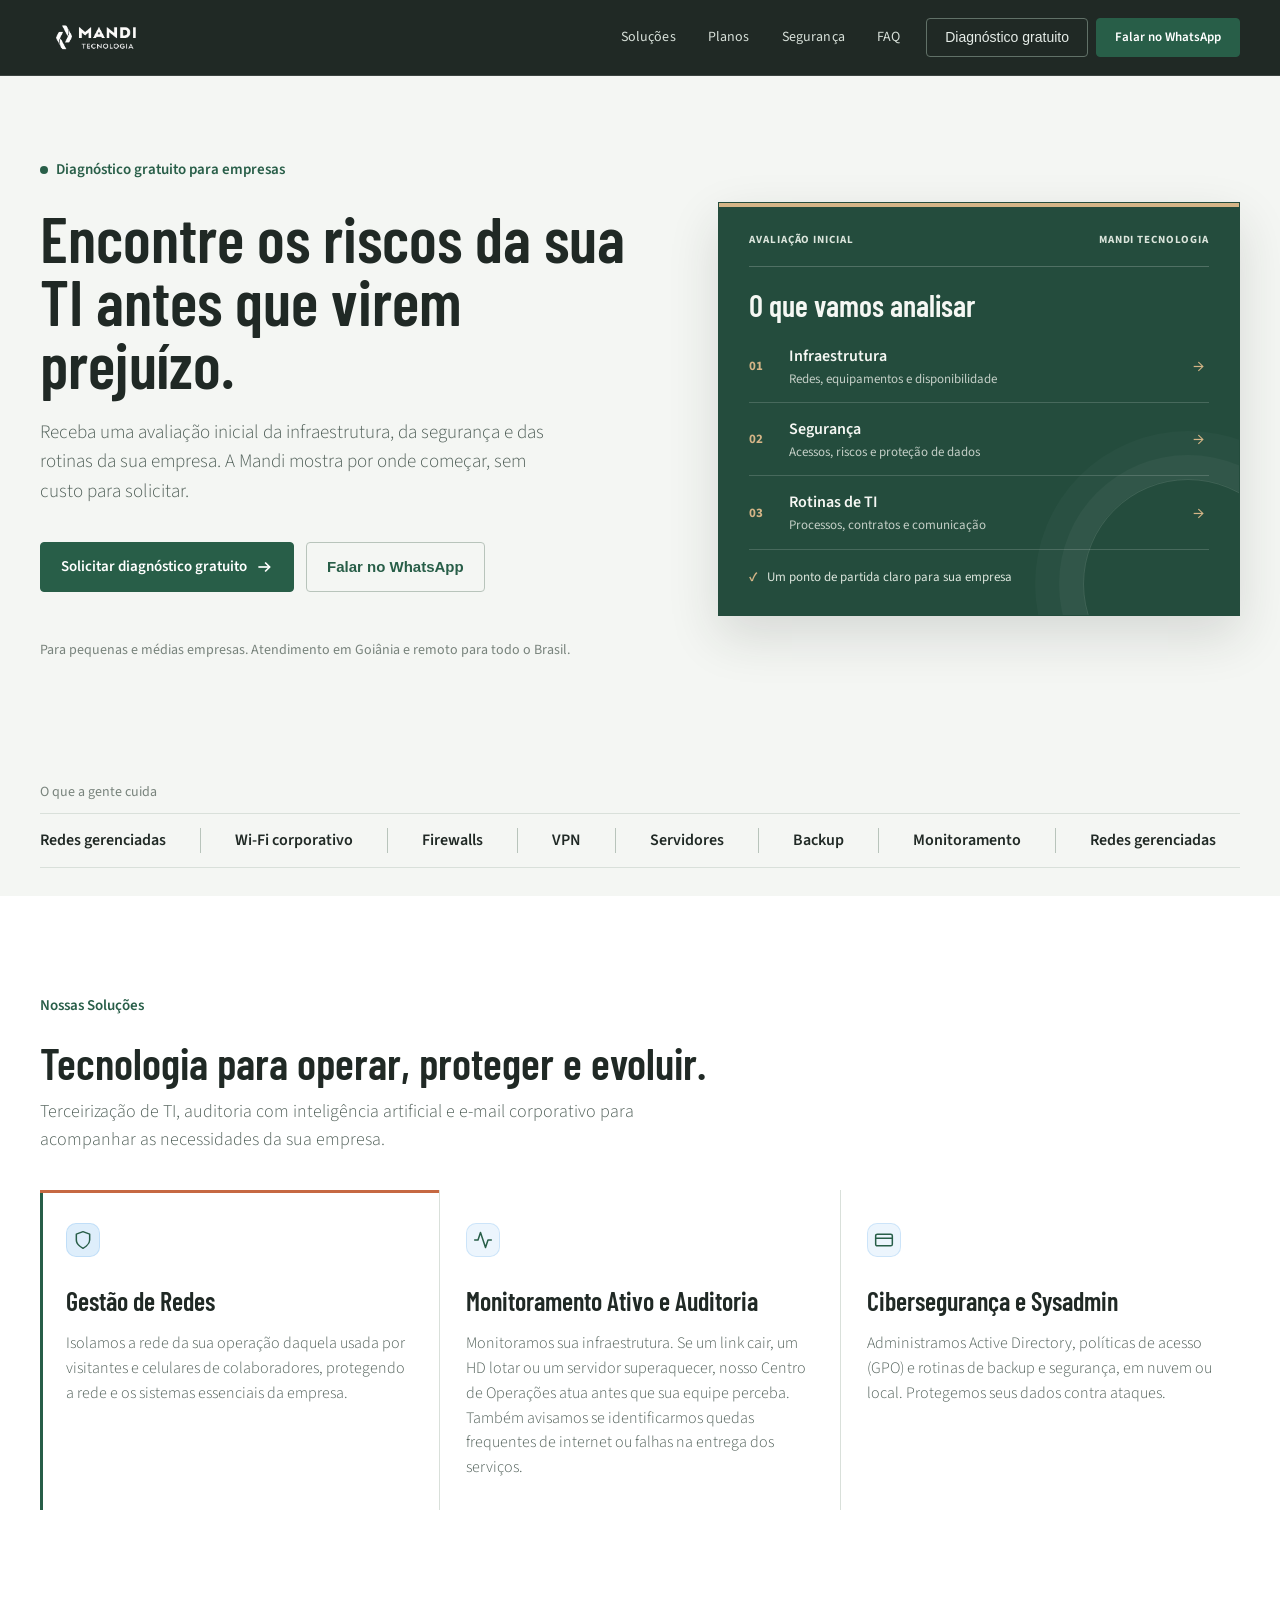
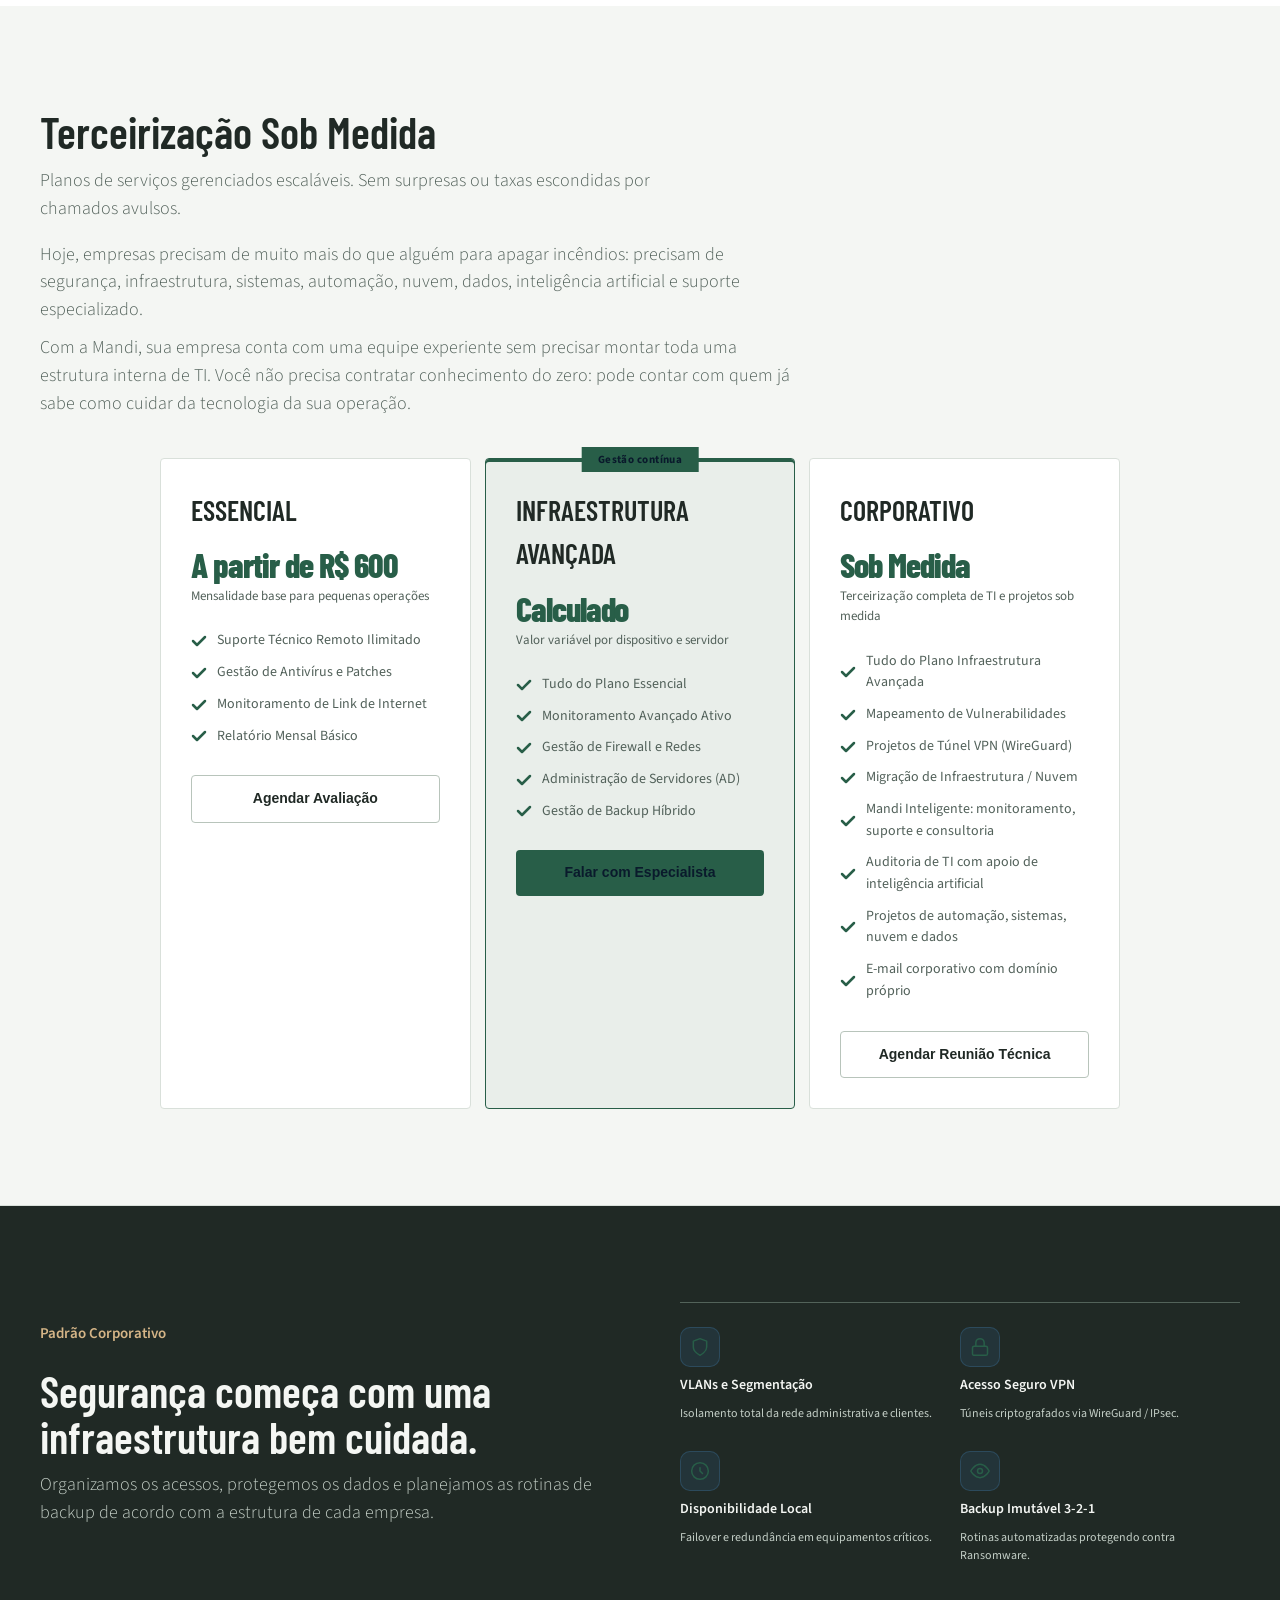
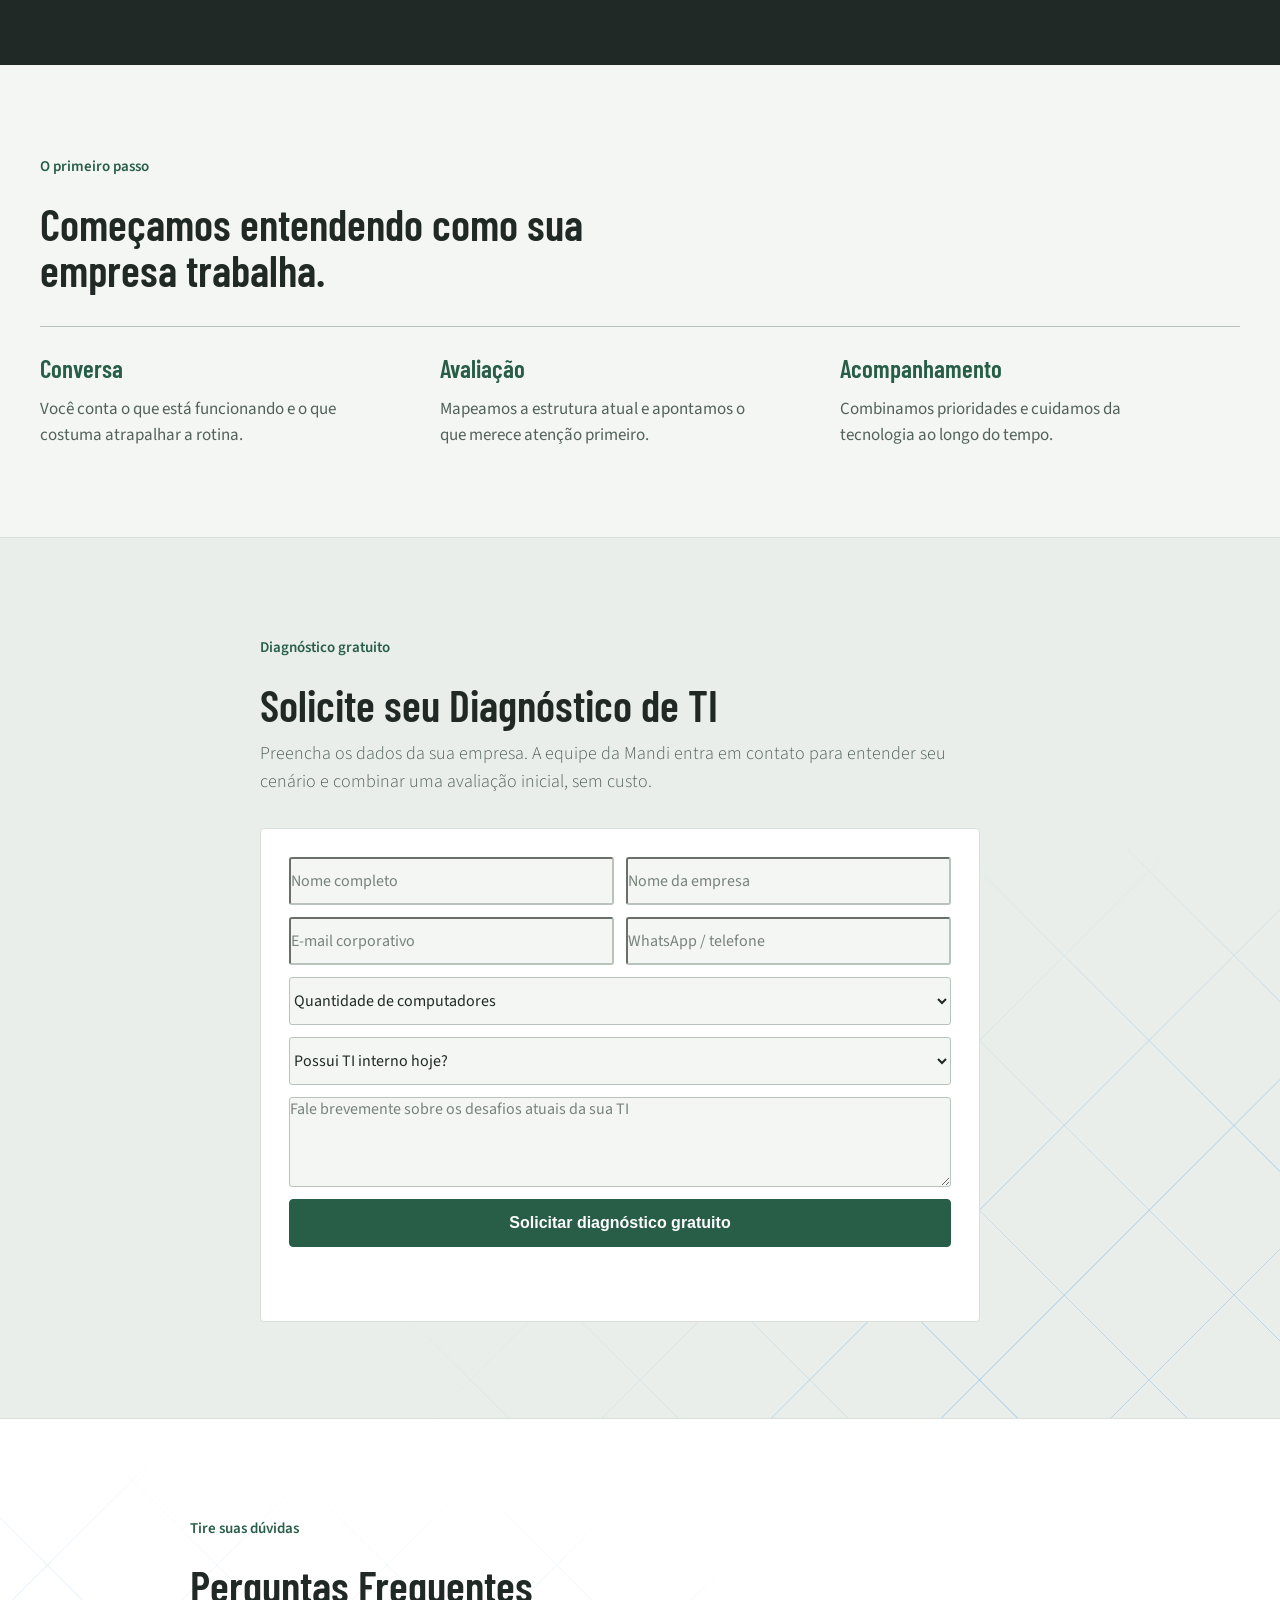
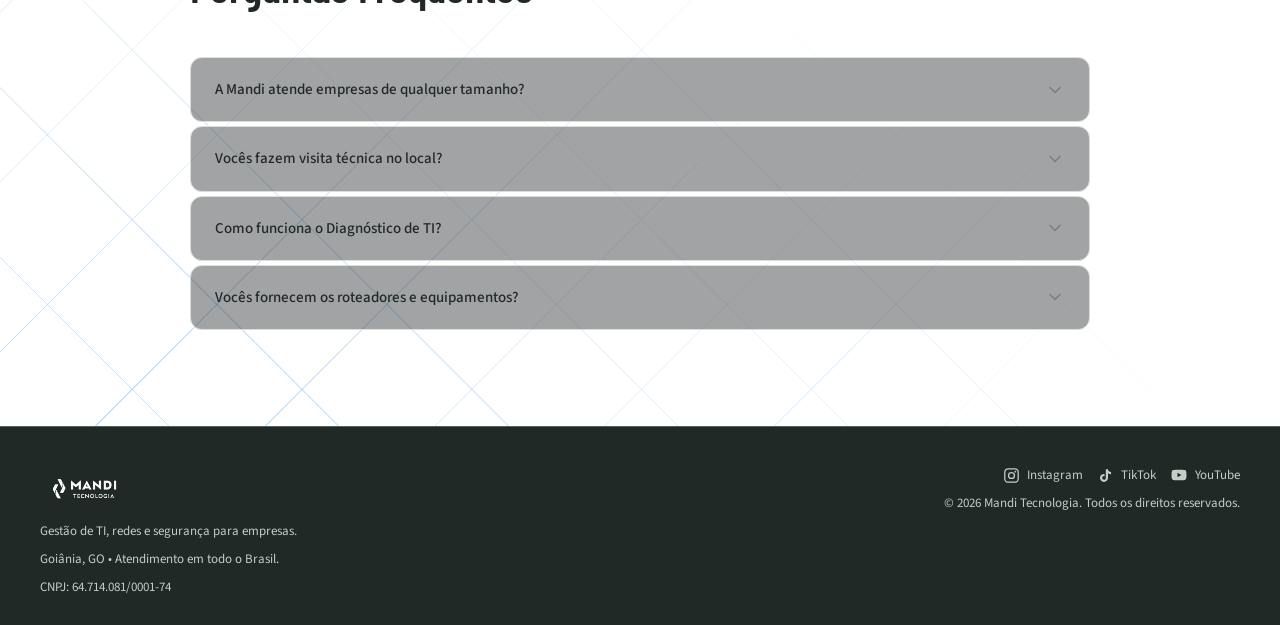
<file: index.html>
<!DOCTYPE html>
<html lang="pt-BR">
<head>
<!-- Layout adaptado do template NovaPay da TemplateMo para a Mandi Tecnologia. -->
<!-- Google Tag Manager -->
<script>(function(w,d,s,l,i){w[l]=w[l]||[];w[l].push({'gtm.start':
new Date().getTime(),event:'gtm.js'});var f=d.getElementsByTagName(s)[0],
j=d.createElement(s),dl=l!='dataLayer'?'&l='+l:'';j.async=true;j.src=
'https://www.googletagmanager.com/gtm.js?id='+i+dl;f.parentNode.insertBefore(j,f);
})(window,document,'script','dataLayer','GTM-PFSL99R6');</script>
<!-- End Google Tag Manager -->

<!-- Google Analytics 4 — Mandi Tecnologia.
     O GTM (GTM-PFSL99R6) está instalado, mas o container publicado NÃO tem a tag do GA4:
     por isso o GA4 acusava "nenhum dado recebido". Este bloco resolve direto no HTML.
     ⚠️ Se um dia a tag do GA4 for criada DENTRO do GTM, apague este bloco primeiro —
     senão cada visita é contada duas vezes. -->
<script async src="https://www.googletagmanager.com/gtag/js?id=G-GFW2L3RCK7"></script>
<script>
  window.dataLayer = window.dataLayer || [];
  function gtag(){dataLayer.push(arguments);}
  gtag('js', new Date());
  gtag('config', 'G-GFW2L3RCK7');
</script>
<!-- End Google Analytics 4 -->

<meta charset="UTF-8">
<meta name="viewport" content="width=device-width, initial-scale=1.0">
<title>Mandi Tecnologia — Gestão e Segurança de TI B2B</title>
<meta name="description" content="Gestão de redes, segurança, monitoramento e suporte técnico preventivo para pequenas e médias empresas.">

<!-- Favicon com cache buster -->
<link rel="icon" type="image/png" href="images/logo.png?v=2">
<meta name="msapplication-TileColor" content="#202925">
<meta name="theme-color" content="#202925">

<link rel="preconnect" href="https://fonts.googleapis.com">
<link rel="preconnect" href="https://fonts.gstatic.com" crossorigin>
<link href="https://fonts.googleapis.com/css2?family=Barlow+Condensed:wght@500;600;700&family=Source+Sans+3:wght@400;500;600;700&display=swap" rel="stylesheet">
<link rel="stylesheet" href="templatemo-623-novapay-style.css">
<link rel="stylesheet" href="mandi-style.css">

</head>
<body>
<!-- Google Tag Manager (noscript) -->
<noscript><iframe src="https://www.googletagmanager.com/ns.html?id=GTM-PFSL99R6"
height="0" width="0" style="display:none;visibility:hidden"></iframe></noscript>
<!-- End Google Tag Manager (noscript) -->

<!-- TICKER -->
<!-- NAV -->
<nav id="mainNav">
  <a href="#home" class="nav-logo">
    <!-- Logo Grande no Topo -->
    <img src="images/logo.png" alt="Mandi Tecnologia" style="height: 55px; object-fit: contain;">
  </a>
  <div class="nav-links">
    <a href="#solucoes">Soluções</a>
    <a href="#planos">Planos</a>
    <a href="#seguranca">Segurança</a>
    <a href="#faq">FAQ</a>
  </div>
  <div class="nav-cta">
    <a href="#contato" class="btn-ghost">Diagnóstico gratuito</a>
    <a href="https://api.whatsapp.com/send?phone=554184594099&text=Ol%C3%A1%2C%20gostaria%20de%20solicitar%20um%20diagn%C3%B3stico%20de%20TI." target="_blank" rel="noopener noreferrer" class="btn-whatsapp" style="padding: 8px 18px; font-size: 13px;">Falar no WhatsApp</a>
  </div>
  <button class="hamburger" id="hamburger" aria-label="Abrir menu" aria-controls="mobileMenu" aria-expanded="false">
    <span></span><span></span><span></span>
  </button>
</nav>

<!-- MOBILE MENU -->
<div class="mobile-menu" id="mobileMenu">
  <a href="#solucoes">Soluções</a>
  <a href="#planos">Planos</a>
  <a href="#seguranca">Segurança</a>
  <a href="#faq">FAQ</a>
  <div class="m-btns">
    <a href="#contato" class="btn-ghost">Diagnóstico gratuito</a>
    <a href="https://api.whatsapp.com/send?phone=554184594099&text=Ol%C3%A1%2C%20gostaria%20de%20solicitar%20um%20diagn%C3%B3stico%20de%20TI." target="_blank" rel="noopener noreferrer" class="btn-whatsapp">Falar no WhatsApp</a>
  </div>
</div>

<!-- HERO -->
<section class="hero" id="home">
  <div class="hero-content">
    <div class="hero-badge">
      <span class="badge-dot" style="background: var(--green);"></span>
      Diagnóstico gratuito para empresas
    </div>
    <h1>Encontre os riscos da sua TI antes que virem prejuízo.</h1>
    <p class="hero-sub">Receba uma avaliação inicial da infraestrutura, da segurança e das rotinas da sua empresa. A Mandi mostra por onde começar, sem custo para solicitar.</p>
    <div class="hero-btns">
      <a href="#contato" class="btn-whatsapp">
        Solicitar diagnóstico gratuito
        <svg viewBox="0 0 16 16"><line x1="3" y1="8" x2="13" y2="8"/><polyline points="9,4 13,8 9,12"/></svg>
      </a>
      <a href="https://api.whatsapp.com/send?phone=554184594099&text=Ol%C3%A1%2C%20gostaria%20de%20solicitar%20um%20diagn%C3%B3stico%20gratuito%20de%20TI." class="btn-outline" target="_blank" rel="noopener noreferrer">Falar no WhatsApp</a>
    </div>
    <div class="hero-trust">
      <p class="hero-trust-text" style="margin-left: 0;">Para pequenas e médias empresas. Atendimento em Goiânia e remoto para todo o Brasil.</p>
    </div>
  </div>
  
  <div class="hero-visual">
    <div class="diagnostic-preview" role="img" aria-label="Prévia das três frentes avaliadas no diagnóstico gratuito da Mandi">
      <div class="diagnostic-preview-top">
        <span>AVALIAÇÃO INICIAL</span>
        <span>MANDI TECNOLOGIA</span>
      </div>
      <p class="diagnostic-preview-title">O que vamos analisar</p>
      <ul class="diagnostic-preview-list">
        <li><span>01</span><div><strong>Infraestrutura</strong><small>Redes, equipamentos e disponibilidade</small></div><b aria-hidden="true">→</b></li>
        <li><span>02</span><div><strong>Segurança</strong><small>Acessos, riscos e proteção de dados</small></div><b aria-hidden="true">→</b></li>
        <li><span>03</span><div><strong>Rotinas de TI</strong><small>Processos, contratos e comunicação</small></div><b aria-hidden="true">→</b></li>
      </ul>
      <p class="diagnostic-preview-note"><span aria-hidden="true">✓</span> Um ponto de partida claro para sua empresa</p>
    </div>
  </div>
</section>

<!-- FEATURES -->
<section class="technology-band" aria-label="Tecnologias e serviços da Mandi">
  <div class="technology-band-inner">
    <p class="technology-label">O que a gente cuida</p>
    <div class="technology-window" role="region" aria-label="Serviços de tecnologia" tabindex="0">
      <ul class="technology-track">
        <li>Redes gerenciadas</li>
        <li>Wi-Fi corporativo</li>
        <li>Firewalls</li>
        <li>VPN</li>
        <li>Servidores</li>
        <li>Backup</li>
        <li>Monitoramento</li>
      </ul>
      <ul class="technology-track" aria-hidden="true">
        <li>Redes gerenciadas</li>
        <li>Wi-Fi corporativo</li>
        <li>Firewalls</li>
        <li>VPN</li>
        <li>Servidores</li>
        <li>Backup</li>
        <li>Monitoramento</li>
      </ul>
    </div>
  </div>
</section>

<!-- FEATURES -->
<section class="features-section" id="solucoes">
  <div class="features-header">
    <div class="section-tag">Nossas Soluções</div>
    <h2 class="section-title">Tecnologia para operar, proteger e evoluir.</h2>
    <p class="section-sub">Terceirização de TI, auditoria com inteligência artificial e e-mail corporativo para acompanhar as necessidades da sua empresa.</p>
  </div>
  <div class="sticky-layout">
    <div class="sticky-cards">

      <div class="sticky-card active" data-panel="0">
        <div class="sticky-card-icon"><svg viewBox="0 0 24 24"><path d="M12 22s8-4 8-10V5l-8-3-8 3v7c0 6 8 10 8 10z"/></svg></div>
        <h3>Gestão de Redes</h3>
        <p>Isolamos a rede da sua operação daquela usada por visitantes e celulares de colaboradores, protegendo a rede e os sistemas essenciais da empresa.</p>
      </div>

      <div class="sticky-card" data-panel="1">
        <div class="sticky-card-icon"><svg viewBox="0 0 24 24"><polyline points="22 12 18 12 15 21 9 3 6 12 2 12"/></svg></div>
        <h3>Monitoramento Ativo e Auditoria</h3>
        <p>Monitoramos sua infraestrutura. Se um link cair, um HD lotar ou um servidor superaquecer, nosso Centro de Operações atua antes que sua equipe perceba. Também avisamos se identificarmos quedas frequentes de internet ou falhas na entrega dos serviços.</p>
      </div>

      <div class="sticky-card" data-panel="2">
        <div class="sticky-card-icon"><svg viewBox="0 0 24 24"><rect x="2" y="5" width="20" height="14" rx="2"/><line x1="2" y1="10" x2="22" y2="10"/></svg></div>
        <h3>Cibersegurança e Sysadmin</h3>
        <p>Administramos Active Directory, políticas de acesso (GPO) e rotinas de backup e segurança, em nuvem ou local. Protegemos seus dados contra ataques.</p>
      </div>

    </div>
    
    <!-- PAINEL REPLICADO -->
    <div class="sticky-panel-wrap">
      <div class="dash-card" style="border: 1px solid var(--border); border-radius: 16px; box-shadow: 0 20px 48px rgba(0,0,0,.15); background: var(--bg2);">
        <div class="dash-topbar">
          <div class="dash-dots">
            <span style="background:#E85A5A"></span>
            <span style="background:#F0A030"></span>
            <span style="background:#3DCC8E"></span>
          </div>
          <span class="dash-title-bar">MÉTRICAS DO NOC</span>
          <span style="font-size:10px;color:var(--green);font-weight:500">● Live Monitor</span>
        </div>
        <div class="dash-body">
          <div class="dash-stats">
            <div class="dash-stat">
              <div class="dash-stat-label">Latência Link</div>
              <div class="dash-stat-val">12ms</div>
              <div class="dash-stat-change" style="color:var(--green)">Túnel WireGuard OK</div>
            </div>
            <div class="dash-stat">
              <div class="dash-stat-label">Ameaças</div>
              <div class="dash-stat-val">0</div>
              <div class="dash-stat-change" style="color:var(--text3)">Bloqueadas no IPsec</div>
            </div>
            <div class="dash-stat">
              <div class="dash-stat-label">Proxmox</div>
              <div class="dash-stat-val">Sync</div>
              <div class="dash-stat-change" style="color:var(--green)">Backup concluído</div>
            </div>
          </div>
          <div class="chart-wrap" style="margin-bottom: 0;">
            <div class="chart-head">
              <span class="chart-head-title">Tráfego de Rede (VLANs Corporativas)</span>
              <span class="chart-badge">Seguro</span>
            </div>
            <div style="display:flex;align-items:flex-end;gap:6px;height:120px;padding-top:12px;">
              <div style="flex:1;background:rgba(74,158,232,.18);border-radius:3px 3px 0 0;height:45%;border-top:2px solid var(--sky)"></div>
              <div style="flex:1;background:rgba(74,158,232,.18);border-radius:3px 3px 0 0;height:72%;border-top:2px solid var(--sky)"></div>
              <div style="flex:1;background:rgba(74,158,232,.18);border-radius:3px 3px 0 0;height:48%;border-top:2px solid var(--sky)"></div>
              <div style="flex:1;background:rgba(74,158,232,.18);border-radius:3px 3px 0 0;height:88%;border-top:2px solid var(--sky)"></div>
              <div style="flex:1;background:rgba(74,158,232,.18);border-radius:3px 3px 0 0;height:65%;border-top:2px solid var(--sky)"></div>
              <div style="flex:1;background:rgba(74,158,232,.25);border-radius:3px 3px 0 0;height:92%;border-top:2px solid var(--sky2)"></div>
              <div style="flex:1;background:rgba(74,158,232,.35);border-radius:3px 3px 0 0;height:100%;border-top:2px solid var(--sky2)"></div>
            </div>
          </div>
        </div>
      </div>
    </div>
  </div>
</section>

<!-- PRICING -->
<section class="pricing-section" id="planos">
  <div style="text-align:center">
    <h2 class="section-title">Terceirização Sob Medida</h2>
    <p class="section-sub">Planos de serviços gerenciados escaláveis. Sem surpresas ou taxas escondidas por chamados avulsos.</p>
    <div class="section-sub pricing-context">
      <p>Hoje, empresas precisam de muito mais do que alguém para apagar incêndios: precisam de segurança, infraestrutura, sistemas, automação, nuvem, dados, inteligência artificial e suporte especializado.</p>
      <p>Com a Mandi, sua empresa conta com uma equipe experiente sem precisar montar toda uma estrutura interna de TI. Você não precisa contratar conhecimento do zero: pode contar com quem já sabe como cuidar da tecnologia da sua operação.</p>
    </div>
  </div>
  
  <div class="pricing-grid" style="margin-top:40px;">
    <!-- Plano 1 -->
    <div class="price-card">
      <div class="price-plan">Essencial</div>
      <div class="price-amount" style="font-size:26px;">A partir de R$ 600</div>
      <div class="price-period">Mensalidade base para pequenas operações</div>
      <ul class="price-features">
        <li><svg viewBox="0 0 16 16"><polyline points="2,8 6,12 14,4"/></svg>Suporte Técnico Remoto Ilimitado</li>
        <li><svg viewBox="0 0 16 16"><polyline points="2,8 6,12 14,4"/></svg>Gestão de Antivírus e Patches</li>
        <li><svg viewBox="0 0 16 16"><polyline points="2,8 6,12 14,4"/></svg>Monitoramento de Link de Internet</li>
        <li><svg viewBox="0 0 16 16"><polyline points="2,8 6,12 14,4"/></svg>Relatório Mensal Básico</li>
      </ul>
      <a href="#contato" class="price-btn price-btn-ghost" style="text-align:center; display:block; text-decoration:none;">Agendar Avaliação</a>
    </div>
    
    <!-- Plano 2 -->
    <div class="price-card featured">
      <div class="featured-badge">Gestão contínua</div>
      <div class="price-plan">Infraestrutura Avançada</div>
      <div class="price-amount" style="font-size:26px;">Calculado</div>
      <div class="price-period">Valor variável por dispositivo e servidor</div>
      <ul class="price-features">
        <li><svg viewBox="0 0 16 16"><polyline points="2,8 6,12 14,4"/></svg>Tudo do Plano Essencial</li>
        <li><svg viewBox="0 0 16 16"><polyline points="2,8 6,12 14,4"/></svg>Monitoramento Avançado Ativo</li>
        <li><svg viewBox="0 0 16 16"><polyline points="2,8 6,12 14,4"/></svg>Gestão de Firewall e Redes</li>
        <li><svg viewBox="0 0 16 16"><polyline points="2,8 6,12 14,4"/></svg>Administração de Servidores (AD)</li>
        <li><svg viewBox="0 0 16 16"><polyline points="2,8 6,12 14,4"/></svg>Gestão de Backup Híbrido</li>
      </ul>
      <a href="https://api.whatsapp.com/send?phone=554184594099&text=Ol%C3%A1%2C%20gostaria%20de%20saber%20mais%20sobre%20o%20Plano%20Infraestrutura%20Avan%C3%A7ada." target="_blank" rel="noopener noreferrer" class="price-btn price-btn-primary" style="text-align:center; display:block; text-decoration:none;">Falar com Especialista</a>
    </div>

    <!-- Plano 3 -->
    <div class="price-card">
      <div class="price-plan">Corporativo</div>
      <div class="price-amount" style="font-size:26px;">Sob Medida</div>
      <div class="price-period">Terceirização completa de TI e projetos sob medida</div>
      <ul class="price-features">
        <li><svg viewBox="0 0 16 16"><polyline points="2,8 6,12 14,4"/></svg>Tudo do Plano Infraestrutura Avançada</li>
        <li><svg viewBox="0 0 16 16"><polyline points="2,8 6,12 14,4"/></svg>Mapeamento de Vulnerabilidades</li>
        <li><svg viewBox="0 0 16 16"><polyline points="2,8 6,12 14,4"/></svg>Projetos de Túnel VPN (WireGuard)</li>
        <li><svg viewBox="0 0 16 16"><polyline points="2,8 6,12 14,4"/></svg>Migração de Infraestrutura / Nuvem</li>
        <li><svg viewBox="0 0 16 16"><polyline points="2,8 6,12 14,4"/></svg>Mandi Inteligente: monitoramento, suporte e consultoria</li>
        <li><svg viewBox="0 0 16 16"><polyline points="2,8 6,12 14,4"/></svg>Auditoria de TI com apoio de inteligência artificial</li>
        <li><svg viewBox="0 0 16 16"><polyline points="2,8 6,12 14,4"/></svg>Projetos de automação, sistemas, nuvem e dados</li>
        <li><svg viewBox="0 0 16 16"><polyline points="2,8 6,12 14,4"/></svg>E-mail corporativo com domínio próprio</li>
      </ul>
      <a href="#contato" class="price-btn price-btn-ghost" style="text-align:center; display:block; text-decoration:none;">Agendar Reunião Técnica</a>
    </div>
  </div>
</section>

<!-- SECURITY -->
<section class="security-section" id="seguranca">
  <div class="security-inner">
    <div>
      <div class="section-tag">Padrão Corporativo</div>
      <h2 class="section-title">Segurança começa com uma infraestrutura bem cuidada.</h2>
      <p class="section-sub" style="margin-bottom:24px">Organizamos os acessos, protegemos os dados e planejamos as rotinas de backup de acordo com a estrutura de cada empresa.</p>
    </div>
    <div class="security-badges">
      <div class="sec-badge">
        <div class="sec-badge-icon"><svg viewBox="0 0 24 24"><path d="M12 22s8-4 8-10V5l-8-3-8 3v7c0 6 8 10 8 10z"/></svg></div>
        <div class="sec-badge-name">VLANs e Segmentação</div>
        <div class="sec-badge-desc">Isolamento total da rede administrativa e clientes.</div>
      </div>
      <div class="sec-badge">
        <div class="sec-badge-icon"><svg viewBox="0 0 24 24"><rect x="3" y="11" width="18" height="11" rx="2"/><path d="M7 11V7a5 5 0 0 1 10 0v4"/></svg></div>
        <div class="sec-badge-name">Acesso Seguro VPN</div>
        <div class="sec-badge-desc">Túneis criptografados via WireGuard / IPsec.</div>
      </div>
      <div class="sec-badge">
        <div class="sec-badge-icon"><svg viewBox="0 0 24 24"><circle cx="12" cy="12" r="10"/><path d="M12 8v4l3 3"/></svg></div>
        <div class="sec-badge-name">Disponibilidade Local</div>
        <div class="sec-badge-desc">Failover e redundância em equipamentos críticos.</div>
      </div>
      <div class="sec-badge">
        <div class="sec-badge-icon"><svg viewBox="0 0 24 24"><path d="M1 12s4-8 11-8 11 8 11 8-4 8-11 8-11-8-11-8z"/><circle cx="12" cy="12" r="3"/></svg></div>
        <div class="sec-badge-name">Backup Imutável 3-2-1</div>
        <div class="sec-badge-desc">Rotinas automatizadas protegendo contra Ransomware.</div>
      </div>
    </div>
  </div>
</section>

<!-- TESTIMONIALS -->
<!-- COMO COMEÇAMOS -->
<section class="process-section" id="processo">
  <div class="process-inner">
    <div class="section-tag">O primeiro passo</div>
    <h2 class="section-title">Começamos entendendo como sua empresa trabalha.</h2>
    <div class="process-steps">
      <article>
        <h3>Conversa</h3>
        <p>Você conta o que está funcionando e o que costuma atrapalhar a rotina.</p>
      </article>
      <article>
        <h3>Avaliação</h3>
        <p>Mapeamos a estrutura atual e apontamos o que merece atenção primeiro.</p>
      </article>
      <article>
        <h3>Acompanhamento</h3>
        <p>Combinamos prioridades e cuidamos da tecnologia ao longo do tempo.</p>
      </article>
    </div>
  </div>
</section>

<!-- CONTACT FORM -->
<section class="app-section" id="contato">
  <div class="app-inner">
    <div>
      <div class="section-tag">Diagnóstico gratuito</div>
      <h2 class="section-title">Solicite seu Diagnóstico de TI</h2>
      <p class="section-sub">Preencha os dados da sua empresa. A equipe da Mandi entra em contato para entender seu cenário e combinar uma avaliação inicial, sem custo.</p>
      
      <!-- Formulário com AJAX -->
      <form action="https://n8n.manditecnologia.com.br/webhook/e0efcaca-62a1-4afe-a50f-5c08520baa61" method="POST" accept-charset="UTF-8" class="form-container form-diagnostico" id="mandiForm">
        <input type="hidden" name="origem" value="diagnostico-gratuito-mandi-landing-page">
         <input type="text" name="nome" placeholder="Nome completo" aria-label="Nome completo" autocomplete="name" required class="form-input">
         <input type="text" name="empresa" placeholder="Nome da empresa" aria-label="Nome da empresa" autocomplete="organization" required class="form-input">
         <input type="email" name="email" placeholder="E-mail corporativo" aria-label="E-mail corporativo" autocomplete="email" required class="form-input">
         <input type="tel" name="telefone" placeholder="WhatsApp / telefone" aria-label="WhatsApp ou telefone" autocomplete="tel" required class="form-input">
         
         <select name="qtd_computadores" aria-label="Quantidade de computadores" required class="form-input">
             <option value="" disabled selected>Quantidade de computadores</option>
             <option value="1-5">1 a 5</option>
             <option value="6-15">6 a 15</option>
             <option value="16-30">16 a 30</option>
             <option value="30+">Mais de 30</option>
         </select>

         <select name="ti_interno" aria-label="Possui equipe de TI interna" required class="form-input">
             <option value="" disabled selected>Possui TI interno hoje?</option>
             <option value="interno">Sim, funcionário interno</option>
             <option value="terceirizado">Terceirizado</option>
             <option value="nao">Não</option>
         </select>

         <textarea name="mensagem" placeholder="Fale brevemente sobre os desafios atuais da sua TI" aria-label="Desafios atuais da sua TI" rows="4" class="form-input" style="resize:vertical;"></textarea>
         
         <button type="submit" id="btnSubmit" class="btn-primary" style="width:100%; padding:14px; font-size:16px;">Solicitar diagnóstico gratuito</button>
         <p class="form-status" id="formStatus" role="status" aria-live="polite"></p>
      </form>
    </div>
  </div>
</section>

<!-- FAQ -->
<section class="faq-section" id="faq">
  <div class="faq-inner">
    <div style="text-align:left; margin-bottom: 24px;">
      <div class="section-tag">Tire suas dúvidas</div>
      <h2 class="section-title">Perguntas Frequentes</h2>
    </div>
    <div class="faq-list" id="faqList"></div>
  </div>
</section>

<!-- FOOTER -->
<footer style="padding:40px max(48px, calc((100vw - var(--max-w)) / 2)) 28px; border-top:1px solid var(--border); display:flex; justify-content:space-between; flex-wrap:wrap; gap:20px;">
  <div style="display:flex; flex-direction:column; gap:8px;">
    <div class="nav-logo">
      <img src="images/logo.png" alt="Mandi Tecnologia" style="height:35px; object-fit: contain;">
    </div>
    <div style="font-size:13px; color:var(--text3)">Gestão de TI, redes e segurança para empresas.</div>
    <div style="font-size:13px; color:var(--text3)">Goiânia, GO • Atendimento em todo o Brasil.</div>
    <div style="font-size:13px; color:var(--text3)">CNPJ: 64.714.081/0001-74</div>
  </div>
  
  <div style="display:flex; flex-direction:column; gap:8px; align-items:flex-end;">
    <div class="footer-social" style="display:flex; gap:14px; align-items:center;">
      <a href="https://instagram.com/manditecnologia" target="_blank" rel="noopener noreferrer me" title="Instagram da Mandi Tecnologia" aria-label="Instagram" style="display:inline-flex; align-items:center; gap:7px; font-size:13px; color:var(--text3); text-decoration:none;">
        <svg width="17" height="17" viewBox="0 0 24 24" fill="none" stroke="currentColor" stroke-width="1.8" aria-hidden="true"><rect x="2.5" y="2.5" width="19" height="19" rx="5"/><circle cx="12" cy="12" r="4.2"/><circle cx="17.4" cy="6.6" r="1.2" fill="currentColor" stroke="none"/></svg>
        Instagram
      </a>
      <a href="https://www.tiktok.com/@manditecnologia" target="_blank" rel="noopener noreferrer me" title="TikTok da Mandi Tecnologia" aria-label="TikTok" style="display:inline-flex; align-items:center; gap:7px; font-size:13px; color:var(--text3); text-decoration:none;">
        <svg width="17" height="17" viewBox="0 0 24 24" fill="currentColor" aria-hidden="true"><path d="M16.6 5.82A4.28 4.28 0 0 1 15.54 3h-3.09v12.4a2.59 2.59 0 1 1-1.84-2.48V9.77a5.68 5.68 0 1 0 4.93 5.63V8.86a7.34 7.34 0 0 0 4.31 1.39V7.16a4.29 4.29 0 0 1-3.25-1.34Z"/></svg>
        TikTok
      </a>
      <a href="https://www.youtube.com/@MandiTecnologia" target="_blank" rel="noopener noreferrer me" title="Canal da Mandi Tecnologia no YouTube" aria-label="YouTube" style="display:inline-flex; align-items:center; gap:7px; font-size:13px; color:var(--text3); text-decoration:none;">
        <svg width="18" height="18" viewBox="0 0 24 24" fill="currentColor" aria-hidden="true"><path d="M21.6 7.2a2.5 2.5 0 0 0-1.76-1.77C18.25 5 12 5 12 5s-6.25 0-7.84.43A2.5 2.5 0 0 0 2.4 7.2 26.2 26.2 0 0 0 2 12a26.2 26.2 0 0 0 .4 4.8 2.5 2.5 0 0 0 1.76 1.77C5.75 19 12 19 12 19s6.25 0 7.84-.43a2.5 2.5 0 0 0 1.76-1.77A26.2 26.2 0 0 0 22 12a26.2 26.2 0 0 0-.4-4.8ZM10 15.02V8.98L15.2 12 10 15.02Z"/></svg>
        YouTube
      </a>
    </div>
    <div style="font-size:13px; color:var(--text3)">© 2026 Mandi Tecnologia. Todos os direitos reservados.</div>
  </div>
</footer>

<!-- Chatwoot: substitua a URL base e o token pelos dados em Configurações > Inbox > Website do Chatwoot. -->
<script>
  window.chatwootSettings = {
    position: 'right',
    locale: 'pt_BR',
    launcherTitle: 'Converse com a Mandi'
  };
  (function(document, tag) {
    var baseUrl = 'https://SEU_CHATWOOT';
    var websiteToken = 'SUBSTITUA_PELO_TOKEN_DO_CHATWOOT';
    if (baseUrl === 'https://SEU_CHATWOOT' || websiteToken === 'SUBSTITUA_PELO_TOKEN_DO_CHATWOOT') return;
    var script = document.createElement(tag);
    var firstScript = document.getElementsByTagName(tag)[0];
    script.src = baseUrl + '/packs/js/sdk.js';
    script.async = true;
    script.onload = function() {
      window.chatwootSDK.run({
        websiteToken: websiteToken,
        baseUrl: baseUrl
      });
    };
    firstScript.parentNode.insertBefore(script, firstScript);
  })(document, 'script');
</script>

<script>
  document.addEventListener('DOMContentLoaded', () => {

    // ── Origem da visita (UTM) ──────────────────────────────────────────
    // Guarda os parâmetros de campanha para que o lead chegue ao CRM com a
    // origem real. Sem isso, todo lead entra como "landing" e não dá para
    // saber se veio do Google, do Instagram ou de indicação.
    try {
      const qs = new URLSearchParams(window.location.search);
      ['utm_source', 'utm_medium', 'utm_campaign', 'utm_content', 'utm_term'].forEach(function (k) {
        const v = qs.get(k);
        if (v) sessionStorage.setItem('mandi_' + k, String(v).slice(0, 120));
      });
      // Registra a visita no dataLayer para o GTM/GA4
      const _src = qs.get('utm_source') || sessionStorage.getItem('mandi_utm_source') || 'direto';
      window.dataLayer = window.dataLayer || [];
      window.dataLayer.push({ event: 'origem_identificada', origem_lead: _src });
    } catch (e) { /* navegador antigo: segue sem UTM */ }

    const nav = document.getElementById('mainNav');
    window.addEventListener('scroll', () => nav.classList.toggle('scrolled', window.scrollY > 10));
    
    const hamburger = document.getElementById('hamburger');
    const mobileMenu = document.getElementById('mobileMenu');
    hamburger.addEventListener('click', () => {
      const isOpen = mobileMenu.classList.toggle('open');
      hamburger.classList.toggle('open', isOpen);
      hamburger.setAttribute('aria-expanded', String(isOpen));
    });
    mobileMenu.querySelectorAll('a').forEach(a => {
      a.addEventListener('click', () => {
        mobileMenu.classList.remove('open');
        hamburger.classList.remove('open');
        hamburger.setAttribute('aria-expanded', 'false');
      });
    });
    document.addEventListener('keydown', (event) => {
      if (event.key === 'Escape') {
        mobileMenu.classList.remove('open');
        hamburger.classList.remove('open');
        hamburger.setAttribute('aria-expanded', 'false');
      }
    });

    const revealObs = new IntersectionObserver((entries) => {
      entries.forEach(e => {
        if(e.isIntersecting) {
          e.target.classList.add('visible');
          revealObs.unobserve(e.target);
        }
      });
    }, {threshold: 0.12});
    document.querySelectorAll('.silk-reveal, .silk-reveal-left, .silk-reveal-right').forEach(el => revealObs.observe(el));
    const faqs = [
      {q:'A Mandi atende empresas de qualquer tamanho?', a:'Nosso foco principal (MSP) é atender pequenas e médias empresas (PMEs) que precisam de profissionalismo de grandes corporações, mas sem o custo de ter um TI interno completo.'},
      {q:'Vocês fazem visita técnica no local?', a:'Sim. O atendimento pode ser remoto ou presencial, conforme a necessidade. Visitas também podem ser combinadas para implantações, troca de equipamentos e projetos de cabeamento.'},
      {q:'Como funciona o Diagnóstico de TI?', a:'Marcamos uma reunião inicial para entender as dores da sua empresa (quedas, lentidão, falta de backup). Em seguida, nossa equipe de engenharia mapeia sua rede para entregar um relatório apontando falhas e desenhando a solução definitiva.'},
      {q:'Vocês fornecem os roteadores e equipamentos?', a:'Sim, podemos fornecer firewalls, roteadores, switches gerenciáveis e servidores no modelo de comodato (Hardware as a Service) agregado ao contrato mensal, ou gerenciar a compra direta pela sua empresa.'}
    ];
    const faqList = document.getElementById('faqList');
    if(faqList) {
      faqList.innerHTML = '';
      faqs.forEach((f, index)=>{
        const item = document.createElement('details'); item.className = 'faq-item';
        item.innerHTML = `<summary class="faq-q"><span class="faq-q-text">${f.q}</span><svg class="faq-chevron" viewBox="0 0 24 24"><polyline points="6,9 12,15 18,9"/></svg></summary><div class="faq-a" id="faq-answer-${index}">${f.a}</div>`;
        faqList.appendChild(item);
      });
    }

    const form = document.getElementById('mandiForm');
    const btnSubmit = document.getElementById('btnSubmit');
    const formStatus = document.getElementById('formStatus');
    if(form) {
      form.addEventListener('submit', async function(e) {
        e.preventDefault();
        btnSubmit.textContent = "Enviando...";
        btnSubmit.disabled = true;
        formStatus.textContent = "Enviando sua mensagem.";

        // ── Origem real do lead ─────────────────────────────────────────
        // Substitui o valor fixo do campo oculto pelos UTM da visita.
        // Se não houver UTM, mantém o valor padrão do HTML.
        try {
          const _o = new URLSearchParams(window.location.search);
          const _v = window.sessionStorage;
          const _partes = [
            _o.get('utm_source') || _v.getItem('mandi_utm_source') || '',
            _o.get('utm_medium') || _v.getItem('mandi_utm_medium') || '',
            _o.get('utm_campaign') || _v.getItem('mandi_utm_campaign') || ''
          ].filter(Boolean);
          if (_partes.length) {
            const _campo = form.querySelector('input[name="origem"]');
            if (_campo) _campo.value = _partes.join(' / ').slice(0, 200);
          }
        } catch (err) { /* mantém o valor padrão */ }
        
        try {
          const response = await fetch(form.action, {
            method: form.method,
            body: new FormData(form)
          });
          
          if(response.ok) {
            window.location.href = "obrigado.html"; 
          } else {
            btnSubmit.textContent = "Solicitar diagnóstico gratuito";
            btnSubmit.disabled = false;
            formStatus.textContent = "Não foi possível enviar. Tente novamente ou fale com a Mandi pelo WhatsApp.";
          }
        } catch (error) {
          formStatus.textContent = "Falha de conexão. Verifique sua internet e tente novamente, ou fale com a Mandi pelo WhatsApp.";
          btnSubmit.textContent = "Solicitar diagnóstico gratuito";
          btnSubmit.disabled = false;
        }
      });
    }

  });
</script>

<!-- GA4 — eventos do funil. Sem isto o Analytics só conta visita, e não mostra
     onde o visitante para (clicou no WhatsApp? começou a preencher? enviou?). -->
<script>
  (function () {
    if (typeof gtag !== 'function') return;

    // 1. Clique em qualquer link de WhatsApp (CTA, header, footer)
    document.querySelectorAll('a[href*="whatsapp"]').forEach(function (el) {
      el.addEventListener('click', function () {
        gtag('event', 'clique_whatsapp', {
          local_do_cta: (el.textContent || '').trim().slice(0, 40),
          url_destino: el.getAttribute('href')
        });
      });
    });

    // 2. Começou a preencher o formulário (primeira vez que toca num campo)
    var form = document.getElementById('mandiForm');
    if (form) {
      var jaMarcou = false;
      form.addEventListener('focusin', function () {
        if (jaMarcou) return;
        jaMarcou = true;
        gtag('event', 'iniciou_formulario');
      });
    }
  })();
</script>
</body>
</html>
</file>
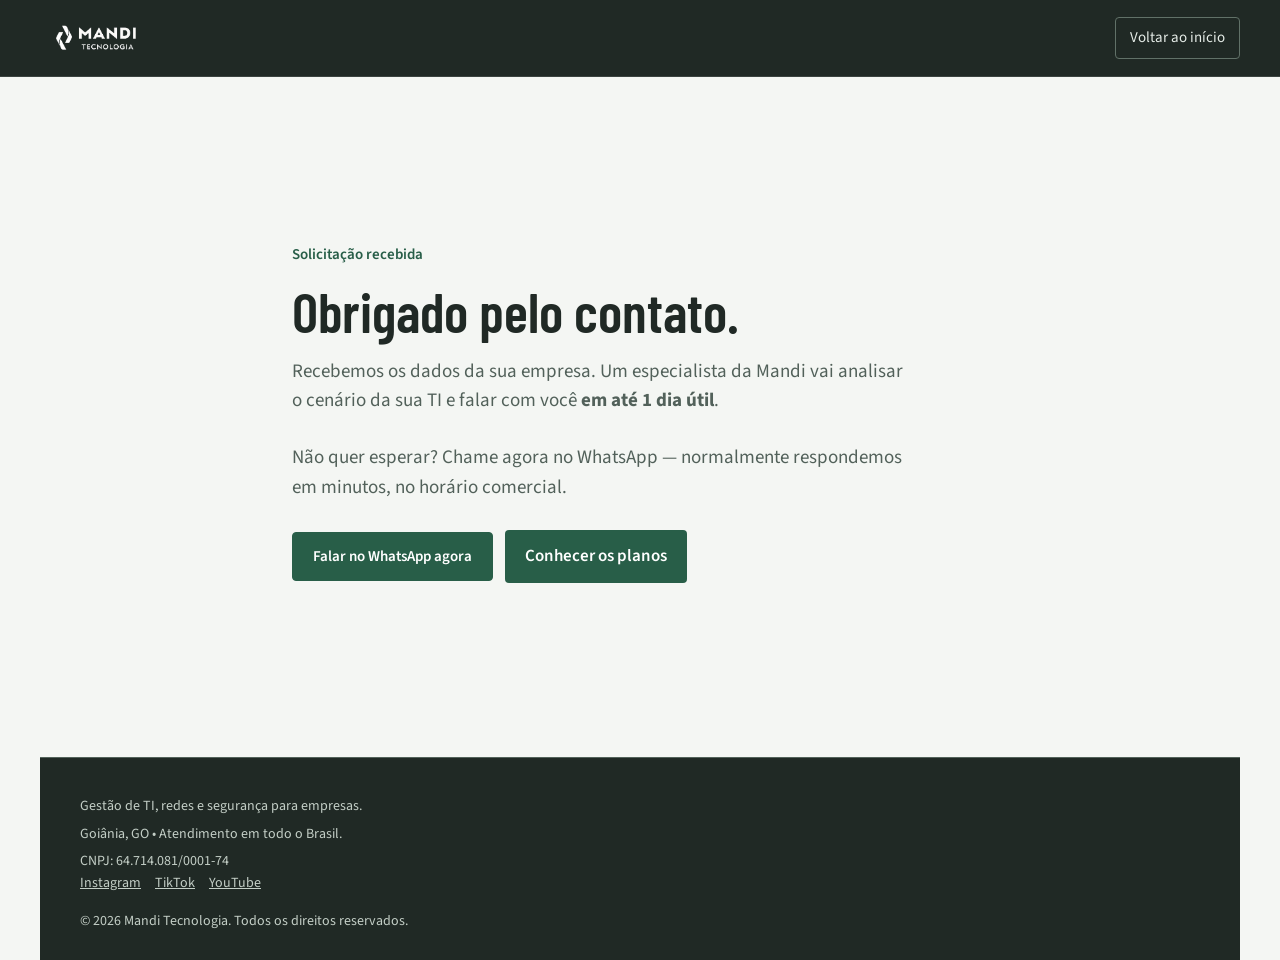
<file: obrigado.html>
<!DOCTYPE html>
<html lang="pt-BR">
<head>
    <!-- Google Tag Manager -->
    <script>(function(w,d,s,l,i){w[l]=w[l]||[];w[l].push({'gtm.start':
    new Date().getTime(),event:'gtm.js'});var f=d.getElementsByTagName(s)[0],
    j=d.createElement(s),dl=l!='dataLayer'?'&l='+l:'';j.async=true;j.src=
    'https://www.googletagmanager.com/gtm.js?id='+i+dl;f.parentNode.insertBefore(j,f);
    })(window,document,'script','dataLayer','GTM-PFSL99R6');</script>
    <!-- End Google Tag Manager -->

    <!-- Google Analytics 4 — ver comentário no index.html sobre não duplicar com o GTM -->
    <script async src="https://www.googletagmanager.com/gtag/js?id=G-GFW2L3RCK7"></script>
    <script>
      window.dataLayer = window.dataLayer || [];
      function gtag(){dataLayer.push(arguments);}
      gtag('js', new Date());
      gtag('config', 'G-GFW2L3RCK7');
    </script>

    <meta charset="UTF-8">
    <meta name="viewport" content="width=device-width, initial-scale=1.0">
    <title>Obrigado | Mandi Tecnologia</title>

    <!-- Página de conversão: não deve ser indexada nem seguida -->
    <meta name="robots" content="noindex, nofollow">

    <!-- Favicon -->
    <link rel="icon" type="image/png" href="images/logo.png?v=2">
    <meta name="theme-color" content="#202925">

    <link rel="stylesheet" href="templatemo-623-novapay-style.css">
    <link href="https://fonts.googleapis.com/css2?family=Barlow+Condensed:wght@500;600;700&family=Source+Sans+3:wght@400;500;600;700&display=swap" rel="stylesheet">
    <link rel="stylesheet" href="mandi-style.css">
</head>
<body class="thanks-page">
    <!-- Google Tag Manager (noscript) -->
    <noscript><iframe src="https://www.googletagmanager.com/ns.html?id=GTM-PFSL99R6"
    height="0" width="0" style="display:none;visibility:hidden"></iframe></noscript>
    <!-- End Google Tag Manager (noscript) -->

    <header class="thanks-header">
        <div class="thanks-header-inner">
            <a href="index.html" aria-label="Mandi Tecnologia, início"><img class="thanks-logo" src="images/logo.png" alt="Mandi Tecnologia"></a>
            <a class="thanks-back" href="index.html">Voltar ao início</a>
        </div>
    </header>

    <main class="thanks-main">
        <p class="section-tag">Solicitação recebida</p>
        <h1>Obrigado pelo contato.</h1>
        <p>Recebemos os dados da sua empresa. Um especialista da Mandi vai analisar o cenário da sua TI e falar com você <strong>em até 1 dia útil</strong>.</p>
        <p>Não quer esperar? Chame agora no WhatsApp &mdash; normalmente respondemos em minutos, no horário comercial.</p>

        <div style="display:flex;flex-wrap:wrap;gap:12px;align-items:center;margin-bottom:8px;">
            <a class="btn-whatsapp" href="https://api.whatsapp.com/send?phone=554184594099&amp;text=Ol%C3%A1%2C%20acabei%20de%20enviar%20o%20formul%C3%A1rio%20no%20site%20e%20gostaria%20de%20adiantar%20o%20atendimento." target="_blank" rel="noopener noreferrer">Falar no WhatsApp agora</a>
            <a class="thanks-home" href="index.html">Conhecer os planos</a>
        </div>
    </main>

    <footer class="thanks-footer">
        <div>
            <p>Gestão de TI, redes e segurança para empresas.</p>
            <p>Goiânia, GO • Atendimento em todo o Brasil.</p>
            <p>CNPJ: 64.714.081/0001-74</p>
        </div>
        <div>
            <p style="margin:0 0 10px; display:flex; gap:14px; flex-wrap:wrap;">
                <a href="https://instagram.com/manditecnologia" target="_blank" rel="noopener noreferrer me" style="color:inherit;">Instagram</a>
                <a href="https://www.tiktok.com/@manditecnologia" target="_blank" rel="noopener noreferrer me" style="color:inherit;">TikTok</a>
                <a href="https://www.youtube.com/@MandiTecnologia" target="_blank" rel="noopener noreferrer me" style="color:inherit;">YouTube</a>
            </p>
            <p>© 2026 Mandi Tecnologia. Todos os direitos reservados.</p>
        </div>
    </footer>

    <!-- Evento de conversão para o GTM / GA4 -->
    <script>
      (function () {
        // Recupera a origem da visita gravada na landing page
        var origem = 'direto';
        var campanha = '';
        try {
          var p = new URLSearchParams(window.location.search);
          origem = p.get('utm_source') || sessionStorage.getItem('mandi_origem') || 'direto';
          campanha = p.get('utm_campaign') || sessionStorage.getItem('mandi_campanha') || '';
        } catch (e) { /* navegador antigo: mantém 'direto' */ }

        window.dataLayer = window.dataLayer || [];
        window.dataLayer.push({
          event: 'lead_enviado',
          origem_lead: origem,
          campanha_lead: campanha,
          valor_estimado: 600,
          moeda: 'BRL'
        });

        // GA4 recebe o mesmo evento como conversão medida (o GTM não tem a tag do GA4).
        if (typeof gtag === 'function') {
          gtag('event', 'lead_enviado', {
            origem_lead: origem,
            campanha_lead: campanha,
            valor_estimado: 600,
            moeda: 'BRL'
          });
        }
      })();
    </script>
</body>
</html>
</file>
<file: templatemo-623-novapay-style.css>
/*
================================================================================
  NovaPay — Modern Financial Platform
  Template: templatemo-623-novapay
  Stylesheet
  Designed by TemplateMo  (https://templatemo.com)

  Color system   : Dark slate base (#0F1319) with sky-blue accent (#4A9EE8)
  Typography     : Outfit for display, DM Sans for body
  Easing         : --silk cubic-bezier(0.16,1,0.3,1) for premium motion
  Max-width      : 1280px content frame, edge-to-edge backgrounds
  Layout         : Responsive grid breakpoints at 900px and 600px
================================================================================
*/

*,*::before,*::after{box-sizing:border-box;margin:0;padding:0}
:root{
  --bg:#0F1319;
  --bg2:#141920;
  --bg3:#1A2130;
  --bg4:#1E2838;
  --sky:#4A9EE8;
  --sky2:#7EC8F0;
  --sky3:#2A6AAA;
  --sky4:#0D2A44;
  --text:#E4EEF8;
  --text2:#8AAEC8;
  --text3:#506070;
  --border:#1E3050;
  --border2:#2A4060;
  --green:#3DCC8E;
  --red:#E85A5A;
  --nav-h:68px;
  --silk:cubic-bezier(0.16,1,0.3,1);
  --silk-fast:cubic-bezier(0.25,1,0.4,1);
  --max-w:1280px;
}
html{scroll-behavior:smooth}
body{
  background:var(--bg);
  color:var(--text);
  font-family:'DM Sans',sans-serif;
  font-size:16px;
  line-height:1.6;
  overflow-x:hidden;
}

/* TICKER */
.ticker{
  background:var(--bg2);
  border-bottom:1px solid var(--border);
  height:36px;
  overflow:hidden;
  display:flex;
  align-items:center;
  width:100%;
  max-width:100%;
}
.ticker:hover .ticker-track{animation-play-state:paused}
.ticker-track{
  display:flex;
  gap:0;
  animation:ticker-scroll 30s linear infinite;
  white-space:nowrap;
  will-change:transform;
  flex-shrink:0;
}
.ticker-item{
  display:inline-flex;
  align-items:center;
  gap:8px;
  padding:0 28px;
  font-size:12px;
  font-weight:500;
  letter-spacing:.04em;
  border-right:1px solid var(--border);
}
.ticker-sym{color:var(--text2)}
.ticker-price{color:var(--text)}
.ticker-up{color:var(--green)}
.ticker-dn{color:var(--red)}
@keyframes ticker-scroll{from{transform:translateX(0)}to{transform:translateX(-50%)}}
@keyframes silk-in{from{opacity:0;transform:translateY(24px)}to{opacity:1;transform:translateY(0)}}
@keyframes silk-in-left{from{opacity:0;transform:translateX(-20px)}to{opacity:1;transform:translateX(0)}}
@keyframes silk-in-right{from{opacity:0;transform:translateX(20px)}to{opacity:1;transform:translateX(0)}}
.silk-reveal{opacity:0}
.silk-reveal.visible{animation:silk-in .9s var(--silk) forwards}
.silk-reveal-left{opacity:0}
.silk-reveal-left.visible{animation:silk-in-left .9s var(--silk) forwards}
.silk-reveal-right{opacity:0}
.silk-reveal-right.visible{animation:silk-in-right .9s var(--silk) forwards}

/* NAV */
nav{
  position:fixed;
  top:0;
  left:0;
  right:0;
  z-index:100;
  height:var(--nav-h);
  display:flex;
  align-items:center;
  padding:0 max(48px, calc((100vw - var(--max-w)) / 2));
  border-bottom:1px solid transparent;
  transform:translateY(36px);
  transition:background .6s var(--silk),border-color .6s var(--silk),transform .5s var(--silk);
}
nav > *{position:relative}
nav.scrolled{background:rgba(15,19,25,.95);backdrop-filter:blur(20px);border-color:var(--border);transform:translateY(0)}
.nav-logo{
  font-family:'Outfit',sans-serif;
  font-size:22px;
  font-weight:800;
  color:var(--text);
  letter-spacing:-.02em;
  text-decoration:none;
  display:flex;
  align-items:center;
  gap:8px;
}
.nav-logo-mark{
  width:30px;height:30px;
  background:var(--sky);
  border-radius:8px;
  display:flex;align-items:center;justify-content:center;
}
.nav-logo-mark svg{width:16px;height:16px;fill:none;stroke:#fff;stroke-width:2.5;stroke-linecap:round}
.nav-links{
  display:flex;
  align-items:center;
  gap:2px;
  margin-left:auto;
}
.nav-links a{
  color:var(--text2);
  text-decoration:none;
  font-size:14px;
  font-weight:400;
  padding:6px 14px;
  border-radius:6px;
  transition:color .4s var(--silk),background .4s var(--silk);
  letter-spacing:.01em;
}
.nav-links a:hover{color:var(--text);background:rgba(255,255,255,.05)}
.nav-cta{
  margin-left:12px;
  display:flex;
  align-items:center;
  gap:8px;
}
.btn-ghost{
  background:transparent;
  border:1px solid var(--border2);
  color:var(--text2);
  font-family:'DM Sans',sans-serif;
  font-size:14px;
  font-weight:500;
  padding:8px 18px;
  border-radius:8px;
  cursor:pointer;
  transition:border-color .5s var(--silk),color .5s var(--silk);
  text-decoration:none;
}
.btn-ghost:hover{border-color:var(--sky);color:var(--sky)}
.btn-primary{
  background:var(--sky);
  border:1px solid var(--sky);
  color:#0A1A2C;
  font-family:'DM Sans',sans-serif;
  font-size:14px;
  font-weight:600;
  padding:8px 20px;
  border-radius:8px;
  cursor:pointer;
  transition:background .5s var(--silk),transform .4s var(--silk);
  text-decoration:none;
}
.btn-primary:hover{background:var(--sky2);transform:translateY(-1px)}

/* HAMBURGER */
.hamburger{
  display:none;
  flex-direction:column;
  gap:5px;
  cursor:pointer;
  margin-left:auto;
  padding:4px;
  background:none;
  border:none;
}
.hamburger span{
  display:block;width:22px;height:2px;
  background:var(--text2);
  border-radius:2px;
  transition:all .3s;
}
.hamburger.open span:nth-child(1){transform:translateY(7px) rotate(45deg)}
.hamburger.open span:nth-child(2){opacity:0}
.hamburger.open span:nth-child(3){transform:translateY(-7px) rotate(-45deg)}

/* MOBILE MENU */
.mobile-menu{
  display:none;
  position:fixed;
  top:0;left:0;right:0;bottom:0;
  background:var(--bg);
  z-index:99;
  flex-direction:column;
  align-items:center;
  justify-content:flex-start;
  gap:4px;
  padding:100px 24px 60px;
  overflow-y:auto;
  -webkit-overflow-scrolling:touch;
  opacity:0;
  pointer-events:none;
  transition:opacity .3s;
}
.mobile-menu.open{opacity:1;pointer-events:all}
.mobile-menu a{
  font-family:'Outfit',sans-serif;
  font-size:20px;
  font-weight:600;
  color:var(--text2);
  text-decoration:none;
  padding:8px 0;
  transition:color .2s;
  flex-shrink:0;
}
.mobile-menu a:hover{color:var(--sky)}
.mobile-menu .m-btns{
  display:flex;flex-direction:column;gap:10px;width:100%;max-width:260px;margin-top:20px;
  flex-shrink:0;
}
.mobile-menu .btn-primary,.mobile-menu .btn-ghost{
  width:100%;text-align:center;padding:12px;font-size:14px;
}

/* HERO */
.hero{
  min-height:100vh;
  padding-top:calc(36px + var(--nav-h) + 60px);
  padding-bottom:80px;
  padding-left:max(48px, calc((100vw - var(--max-w)) / 2));
  padding-right:max(48px, calc((100vw - var(--max-w)) / 2));
  display:grid;
  grid-template-columns:1fr 1fr;
  gap:60px;
  align-items:center;
  position:relative;
  overflow:hidden;
}
.hero::before{
  content:'';
  position:absolute;
  top:0;left:0;
  width:100%;height:100%;
  background-image:
    repeating-linear-gradient(45deg,transparent 0,transparent 119px,rgba(74,158,232,.35) 119px,rgba(74,158,232,.35) 120px),
    repeating-linear-gradient(-45deg,transparent 0,transparent 119px,rgba(74,158,232,.35) 119px,rgba(74,158,232,.35) 120px);
  -webkit-mask-image:radial-gradient(ellipse 100% 100% at 0% 0%,#000 0%,transparent 70%);
  mask-image:radial-gradient(ellipse 100% 100% at 0% 0%,#000 0%,transparent 70%);
  pointer-events:none;
  z-index:0;
}
.hero::after{
  content:'';
  position:absolute;
  top:-200px;right:-200px;
  width:600px;height:600px;
  background:radial-gradient(circle,rgba(74,158,232,.08) 0%,transparent 70%);
  pointer-events:none;
  z-index:0;
}
.hero > *{position:relative;z-index:1}
.hero-badge{
  display:inline-flex;
  align-items:center;
  gap:8px;
  background:rgba(74,158,232,.1);
  border:1px solid rgba(74,158,232,.25);
  color:var(--sky);
  font-size:12px;
  font-weight:500;
  letter-spacing:.06em;
  text-transform:uppercase;
  padding:6px 14px;
  border-radius:20px;
  margin-bottom:24px;
}
.badge-dot{width:6px;height:6px;background:var(--sky);border-radius:50%;animation:pulse 2s infinite}
@keyframes pulse{0%,100%{opacity:1}50%{opacity:.4}}
.hero h1{
  font-family:'Outfit',sans-serif;
  font-size:clamp(40px,5vw,68px);
  font-weight:800;
  line-height:1.05;
  letter-spacing:-.03em;
  color:var(--text);
  margin-bottom:24px;
}
.hero h1 span{color:var(--sky)}
.hero-sub{
  font-size:17px;
  color:var(--text2);
  line-height:1.7;
  max-width:460px;
  margin-bottom:36px;
  font-weight:300;
}
.hero-btns{
  display:flex;
  align-items:center;
  gap:12px;
  flex-wrap:wrap;
  margin-bottom:48px;
}
.btn-hero{
  background:var(--sky);
  border:none;
  color:#0A1A2C;
  font-family:'DM Sans',sans-serif;
  font-size:15px;
  font-weight:600;
  padding:14px 28px;
  border-radius:10px;
  cursor:pointer;
  transition:background .6s var(--silk),transform .6s var(--silk),box-shadow .6s var(--silk);
  text-decoration:none;
  display:inline-flex;
  align-items:center;
  gap:8px;
}
.btn-hero:hover{background:var(--sky2);transform:translateY(-2px);box-shadow:0 12px 32px rgba(74,158,232,.25)}
.btn-hero svg{width:16px;height:16px;fill:none;stroke:currentColor;stroke-width:2;stroke-linecap:round;stroke-linejoin:round;transition:transform .5s var(--silk)}
.btn-hero:hover svg{transform:translateX(3px)}
.btn-outline{
  background:transparent;
  border:1px solid var(--border2);
  color:var(--text);
  font-family:'DM Sans',sans-serif;
  font-size:15px;
  font-weight:400;
  padding:14px 28px;
  border-radius:10px;
  cursor:pointer;
  transition:border-color .5s var(--silk),color .5s var(--silk);
  text-decoration:none;
}
.btn-outline:hover{border-color:var(--sky);color:var(--sky)}
.hero-trust{
  display:flex;
  align-items:center;
  gap:12px;
}
.hero-avatars{display:flex}
.hero-avatars span{
  width:32px;height:32px;
  border-radius:50%;
  border:2px solid var(--bg);
  background:var(--bg3);
  display:flex;align-items:center;justify-content:center;
  font-size:11px;font-weight:600;
  color:var(--sky);
  margin-right:-10px;
}
.hero-trust-text{
  font-size:13px;
  color:var(--text2);
  margin-left:18px;
}
.hero-trust-text strong{color:var(--text);font-weight:500}

/* HERO DASHBOARD MOCKUP */
.hero-visual{
  position:relative;
}
.dash-card{
  background:var(--bg2);
  border:1px solid var(--border);
  border-radius:16px;
  overflow:hidden;
  position:relative;
}
.dash-topbar{
  background:var(--bg3);
  padding:14px 20px;
  display:flex;
  align-items:center;
  justify-content:space-between;
  border-bottom:1px solid var(--border);
}
.dash-dots{display:flex;gap:6px}
.dash-dots span{width:10px;height:10px;border-radius:50%}
.dash-title-bar{font-size:12px;color:var(--text3);font-weight:500;letter-spacing:.04em}
.dash-body{padding:20px}
.dash-stats{display:grid;grid-template-columns:repeat(3,1fr);gap:10px;margin-bottom:16px}
.dash-stat{
  background:var(--bg3);
  border:1px solid var(--border);
  border-radius:10px;
  padding:12px 14px;
}
.dash-stat-label{font-size:10px;color:var(--text3);letter-spacing:.05em;text-transform:uppercase;margin-bottom:6px}
.dash-stat-val{font-family:'Outfit',sans-serif;font-size:18px;font-weight:700;color:var(--text)}
.dash-stat-change{font-size:10px;margin-top:2px}
.chart-wrap{
  background:var(--bg3);
  border:1px solid var(--border);
  border-radius:10px;
  padding:14px;
  margin-bottom:12px;
}
.chart-head{display:flex;justify-content:space-between;align-items:center;margin-bottom:12px}
.chart-head-title{font-size:12px;font-weight:500;color:var(--text2)}
.chart-badge{font-size:10px;background:rgba(61,204,142,.12);color:var(--green);border:1px solid rgba(61,204,142,.2);padding:2px 8px;border-radius:10px}
.tx-list{display:flex;flex-direction:column;gap:6px}
.tx-item{
  display:flex;align-items:center;gap:10px;
  background:var(--bg3);border:1px solid var(--border);
  border-radius:8px;padding:8px 12px;
}
.tx-icon{
  width:28px;height:28px;border-radius:7px;
  display:flex;align-items:center;justify-content:center;
  font-size:11px;font-weight:700;
  flex-shrink:0;
}
.tx-info{flex:1}
.tx-name{font-size:12px;font-weight:500;color:var(--text)}
.tx-date{font-size:10px;color:var(--text3)}
.tx-amount{font-size:13px;font-weight:600}

/* FLOAT BADGES */
.float-badge{
  position:absolute;
  background:var(--bg2);
  border:1px solid var(--border2);
  border-radius:12px;
  padding:10px 16px;
  display:flex;align-items:center;gap:10px;
  animation:float 3s ease-in-out infinite;
  z-index:2;
}
.float-badge:nth-child(2){animation-delay:1.5s}
.float-badge-icon{width:32px;height:32px;border-radius:8px;display:flex;align-items:center;justify-content:center;font-size:14px}
.float-badge-info .val{font-family:'Outfit',sans-serif;font-size:14px;font-weight:700;color:var(--text)}
.float-badge-info .lbl{font-size:10px;color:var(--text3)}
.fb-left{left:-60px;top:30%}
.fb-right{right:-50px;bottom:25%}
@keyframes float{0%,100%{transform:translateY(0)}50%{transform:translateY(-8px)}}

/* LOGOS */
.logos-section{
  padding:40px max(48px, calc((100vw - var(--max-w)) / 2));
  border-top:1px solid var(--border);
  border-bottom:1px solid var(--border);
  overflow:hidden;
  max-width:100%;
}
.logos-label{
  text-align:center;
  font-size:12px;
  letter-spacing:.1em;
  text-transform:uppercase;
  color:var(--text3);
  margin-bottom:24px;
}
.logos-track-wrap{overflow:hidden;position:relative;max-width:100%;width:100%}
.logos-track-wrap::before,.logos-track-wrap::after{
  content:'';
  position:absolute;top:0;bottom:0;width:120px;z-index:2;
  pointer-events:none;
}
.logos-track-wrap::before{left:0;background:linear-gradient(to right,var(--bg),transparent)}
.logos-track-wrap::after{right:0;background:linear-gradient(to left,var(--bg),transparent)}
.logos-track{
  display:flex;gap:0;
  animation:ticker-scroll 22s linear infinite;
  width:max-content;
  will-change:transform;
  flex-shrink:0;
}
.logo-item{
  padding:0 40px;
  font-family:'Outfit',sans-serif;
  font-size:15px;
  font-weight:700;
  color:var(--text3);
  letter-spacing:.05em;
  white-space:nowrap;
  border-right:1px solid var(--border);
  transition:color .2s;
}

/* STATS */
.stats-section{
  padding:60px max(48px, calc((100vw - var(--max-w)) / 2));
  display:grid;
  grid-template-columns:repeat(4,1fr);
  gap:16px;
  background:var(--bg);
}
.stat-block{
  background:var(--bg2);
  border:1px solid var(--border);
  border-radius:16px;
  padding:28px 24px;
  position:relative;
  overflow:hidden;
  transition:border-color .6s var(--silk),transform .6s var(--silk),background .6s var(--silk);
}
.stat-block:hover{border-color:var(--border2);transform:translateY(-3px);background:var(--bg3)}
.stat-icon{
  width:38px;height:38px;
  background:rgba(74,158,232,.1);
  border:1px solid rgba(74,158,232,.15);
  border-radius:10px;
  display:flex;align-items:center;justify-content:center;
  margin-bottom:16px;
  position:relative;
  transition:transform .6s var(--silk);
}
.stat-block:hover .stat-icon{transform:scale(1.08) rotate(-4deg)}
.stat-icon::before,.stat-icon::after{
  content:'';
  position:absolute;
  inset:-1px;
  border-radius:10px;
  border:1px solid var(--sky);
  opacity:0;
  pointer-events:none;
}
.stat-block:hover .stat-icon::before{
  animation:ring-pulse 1.4s var(--silk) infinite;
}
.stat-block:hover .stat-icon::after{
  animation:ring-pulse 1.4s var(--silk) infinite;
  animation-delay:.7s;
}
@keyframes ring-pulse{
  0%{opacity:.7;transform:scale(1)}
  100%{opacity:0;transform:scale(1.7)}
}
.stat-icon svg{width:18px;height:18px;fill:none;stroke:var(--sky);stroke-width:1.8;stroke-linecap:round;stroke-linejoin:round}
.stat-num{
  font-family:'Outfit',sans-serif;
  font-size:clamp(28px,3vw,42px);
  font-weight:800;
  color:var(--text);
  letter-spacing:-.03em;
  line-height:1;
  margin-bottom:6px;
}
.stat-label{font-size:13px;color:var(--text3);font-weight:400;margin-bottom:14px}
.stat-bar-wrap{background:var(--bg3);border-radius:4px;height:4px;margin-bottom:8px}
.stat-bar{height:100%;border-radius:4px;background:var(--sky);transition:width 1.2s ease}
.stat-trend{
  display:flex;align-items:center;gap:5px;
  font-size:11px;font-weight:600;
}
.stat-trend svg{width:12px;height:12px;fill:none;stroke:currentColor;stroke-width:2.5;stroke-linecap:round;stroke-linejoin:round}

/* FEATURES STICKY STACK */
.features-section{
  padding:100px max(48px, calc((100vw - var(--max-w)) / 2));
}
.features-header{
  text-align:center;
  max-width:600px;
  margin:0 auto 80px;
}
.section-tag{
  display:inline-block;
  font-size:11px;
  font-weight:600;
  letter-spacing:.12em;
  text-transform:uppercase;
  color:var(--sky);
  margin-bottom:16px;
}
.section-title{
  font-family:'Outfit',sans-serif;
  font-size:clamp(32px,4vw,48px);
  font-weight:800;
  letter-spacing:-.03em;
  line-height:1.1;
  margin-bottom:16px;
}
.section-sub{font-size:16px;color:var(--text2);font-weight:300;line-height:1.7}

.sticky-layout{
  display:grid;
  grid-template-columns:1fr 1fr;
  gap:80px;
  align-items:start;
}
.sticky-cards{
  display:flex;
  flex-direction:column;
  gap:16px;
}
.sticky-card{
  background:var(--bg2);
  border:1px solid var(--border);
  border-radius:16px;
  padding:28px;
  cursor:pointer;
  transition:border-color .6s var(--silk),background .6s var(--silk),transform .6s var(--silk);
  position:relative;
  overflow:hidden;
}
.sticky-card::before{
  content:'';
  position:absolute;
  left:0;top:0;bottom:0;
  width:3px;
  background:var(--sky);
  opacity:0;
  transition:opacity .5s var(--silk);
}
.sticky-card:hover{transform:translateX(4px)}
.sticky-card.active{border-color:var(--border2);background:var(--bg3)}
.sticky-card.active::before{opacity:1}
.sticky-card-icon{
  width:44px;height:44px;
  background:rgba(74,158,232,.1);
  border:1px solid rgba(74,158,232,.2);
  border-radius:10px;
  display:flex;align-items:center;justify-content:center;
  margin-bottom:16px;
  transition:background .3s;
}
.sticky-card.active .sticky-card-icon{background:rgba(74,158,232,.18)}
.sticky-card-icon svg{width:20px;height:20px;fill:none;stroke:var(--sky);stroke-width:1.8;stroke-linecap:round;stroke-linejoin:round}
.sticky-card h3{
  font-family:'Outfit',sans-serif;
  font-size:18px;
  font-weight:700;
  margin-bottom:8px;
  color:var(--text);
}
.sticky-card p{font-size:14px;color:var(--text2);line-height:1.65;font-weight:300}
.sticky-card-pills{display:flex;gap:6px;margin-top:14px;flex-wrap:wrap}
.sc-pill{
  font-size:11px;font-weight:500;
  padding:3px 10px;border-radius:20px;
  background:rgba(74,158,232,.08);
  border:1px solid rgba(74,158,232,.15);
  color:var(--sky2);
}

/* STICKY PANEL */
.sticky-panel-wrap{
  position:sticky;
  top:calc(36px + var(--nav-h) + 32px);
}
.sticky-panel{
  background:var(--bg2);
  border:1px solid var(--border);
  border-radius:20px;
  overflow:hidden;
  min-height:400px;
}
.panel-topbar{
  background:var(--bg3);
  padding:14px 18px;
  display:flex;
  align-items:center;
  gap:8px;
  border-bottom:1px solid var(--border);
}
.panel-dots{display:flex;gap:5px}
.panel-dots span{width:9px;height:9px;border-radius:50%}
.panel-content{
  padding:24px;
  min-height:360px;
  display:flex;
  flex-direction:column;
  gap:14px;
}
.panel-view{display:none}
.panel-view.active{display:flex;flex-direction:column;gap:12px;animation:fadein .35s ease}
@keyframes fadein{from{opacity:0;transform:translateY(8px)}to{opacity:1;transform:translateY(0)}}

/* panel mockups */
.pm-row{display:flex;gap:10px}
.pm-card{
  flex:1;
  background:var(--bg3);
  border:1px solid var(--border);
  border-radius:10px;
  padding:14px;
}
.pm-label{font-size:10px;color:var(--text3);text-transform:uppercase;letter-spacing:.06em;margin-bottom:6px}
.pm-val{font-family:'Outfit',sans-serif;font-size:20px;font-weight:700;color:var(--text)}
.pm-change{font-size:11px;margin-top:3px}
.pm-bar-wrap{background:var(--bg);border-radius:6px;height:6px;margin-top:8px;overflow:hidden}
.pm-bar{height:100%;border-radius:6px;background:var(--sky)}
.pm-list{display:flex;flex-direction:column;gap:8px}
.pm-list-item{
  display:flex;align-items:center;gap:10px;
  background:var(--bg3);border:1px solid var(--border);
  border-radius:8px;padding:10px 12px;
}
.pm-list-icon{
  width:30px;height:30px;border-radius:7px;
  display:flex;align-items:center;justify-content:center;
  font-size:12px;font-weight:700;flex-shrink:0;
}
.pm-list-info{flex:1}
.pm-list-name{font-size:12px;font-weight:500}
.pm-list-sub{font-size:10px;color:var(--text3)}
.pm-list-amt{font-size:13px;font-weight:600}
.pm-chart-mini{
  background:var(--bg3);border:1px solid var(--border);
  border-radius:10px;padding:14px;
}
.pm-sparkline{
  display:flex;align-items:flex-end;gap:4px;height:50px;margin-top:8px;
}
.pm-spark-bar{
  flex:1;background:rgba(74,158,232,.25);border-radius:3px 3px 0 0;
  border-top:2px solid var(--sky);
  transition:height .4s ease;
}
.pm-security-grid{display:grid;grid-template-columns:1fr 1fr;gap:8px}
.pm-sec-item{
  background:var(--bg3);border:1px solid var(--border);
  border-radius:10px;padding:14px 12px;
  display:flex;flex-direction:column;gap:6px;
}
.pm-sec-icon{font-size:20px}
.pm-sec-name{font-size:11px;font-weight:600;color:var(--text)}
.pm-sec-status{font-size:10px;color:var(--green)}

/* DASHBOARD PREVIEW */
.dashboard-section{
  padding:100px max(48px, calc((100vw - var(--max-w)) / 2));
  background:var(--bg2);
  border-top:1px solid var(--border);
  border-bottom:1px solid var(--border);
}
.dashboard-inner{max-width:900px;margin:0 auto}
.dashboard-preview{
  background:var(--bg);
  border:1px solid var(--border);
  border-radius:20px;
  overflow:hidden;
  margin-top:48px;
}
.dp-topbar{
  background:var(--bg2);
  padding:16px 24px;
  display:flex;align-items:center;justify-content:space-between;
  border-bottom:1px solid var(--border);
}
.dp-title{font-family:'Outfit',sans-serif;font-size:14px;font-weight:700;color:var(--text)}
.dp-live{
  display:flex;align-items:center;gap:6px;
  font-size:11px;color:var(--green);font-weight:500;
}
.dp-live-dot{width:6px;height:6px;background:var(--green);border-radius:50%;animation:pulse 1.5s infinite}
.dp-body{padding:24px;display:grid;grid-template-columns:2fr 1fr;gap:20px}
.dp-chart-area{
  background:var(--bg2);border:1px solid var(--border);
  border-radius:12px;padding:20px;
}
.dp-chart-head{display:flex;justify-content:space-between;align-items:flex-start;margin-bottom:16px}
.dp-chart-val{font-family:'Outfit',sans-serif;font-size:28px;font-weight:800;color:var(--text)}
.dp-chart-change{font-size:12px;color:var(--green);margin-top:4px}
.dp-chart-period{display:flex;gap:4px}
.dp-period-btn{
  font-size:11px;padding:4px 10px;border-radius:5px;
  background:transparent;border:1px solid var(--border);
  color:var(--text3);cursor:pointer;font-family:'DM Sans',sans-serif;
  transition:all .2s;
}
.dp-period-btn.active{background:var(--sky4);border-color:var(--sky3);color:var(--sky)}
.dp-side{display:flex;flex-direction:column;gap:12px}
.dp-side-card{
  background:var(--bg2);border:1px solid var(--border);
  border-radius:12px;padding:16px;
}
.dp-side-label{font-size:10px;color:var(--text3);text-transform:uppercase;letter-spacing:.06em;margin-bottom:8px}
.dp-side-val{font-family:'Outfit',sans-serif;font-size:22px;font-weight:700;color:var(--text)}
.dp-side-change{font-size:11px;margin-top:4px}
.dp-allocations{margin-top:12px;display:flex;flex-direction:column;gap:8px}
.dp-alloc-row{display:flex;align-items:center;gap:10px}
.dp-alloc-dot{width:8px;height:8px;border-radius:50%;flex-shrink:0}
.dp-alloc-name{font-size:12px;color:var(--text2);flex:1}
.dp-alloc-pct{font-size:12px;font-weight:500;color:var(--text)}
.dp-alloc-bar-wrap{flex:1;background:var(--bg3);border-radius:3px;height:4px}
.dp-alloc-bar{height:100%;border-radius:3px}

/* PRICING */
.pricing-section{padding:100px max(48px, calc((100vw - var(--max-w)) / 2))}
.pricing-toggle-wrap{
  display:flex;align-items:center;justify-content:center;
  gap:12px;margin-bottom:48px;margin-top:32px;
}
.toggle-label{font-size:14px;color:var(--text2)}
.toggle-switch{
  width:44px;height:24px;background:var(--bg3);
  border:1px solid var(--border2);border-radius:12px;
  cursor:pointer;position:relative;transition:background .2s;
}
.toggle-switch.on{background:var(--sky3)}
.toggle-knob{
  position:absolute;top:3px;left:3px;
  width:16px;height:16px;background:var(--text2);
  border-radius:50%;transition:transform .2s,background .2s;
}
.toggle-switch.on .toggle-knob{transform:translateX(20px);background:#fff}
.toggle-save{
  font-size:11px;font-weight:600;
  background:rgba(61,204,142,.12);
  color:var(--green);
  border:1px solid rgba(61,204,142,.2);
  padding:3px 10px;border-radius:20px;
}
.pricing-grid{
  display:grid;
  grid-template-columns:repeat(3,1fr);
  gap:16px;
  max-width:960px;
  margin:0 auto;
}
.price-card{
  background:var(--bg2);
  border:1px solid var(--border);
  border-radius:20px;
  padding:32px 28px;
  position:relative;
  transition:border-color .6s var(--silk),transform .6s var(--silk),box-shadow .6s var(--silk);
}
.price-card:hover{border-color:var(--border2);transform:translateY(-4px);box-shadow:0 20px 48px rgba(0,0,0,.3)}
.price-card.featured{border-color:var(--sky3);background:var(--bg3)}
.featured-badge{
  position:absolute;top:-12px;left:50%;transform:translateX(-50%);
  background:var(--sky);
  color:#0A1A2C;
  font-size:11px;font-weight:700;
  padding:4px 16px;border-radius:20px;
  white-space:nowrap;letter-spacing:.04em;
}
.price-plan{font-size:12px;font-weight:600;letter-spacing:.1em;text-transform:uppercase;color:var(--text2);margin-bottom:16px}
.price-amount{
  font-family:'Outfit',sans-serif;
  font-size:42px;font-weight:800;
  color:var(--text);
  letter-spacing:-.03em;
  line-height:1;
  margin-bottom:4px;
}
.price-amount sup{font-size:20px;vertical-align:top;margin-top:8px;display:inline-block}
.price-period{font-size:13px;color:var(--text3);margin-bottom:24px}
.price-features{list-style:none;display:flex;flex-direction:column;gap:10px;margin-bottom:28px}
.price-features li{
  display:flex;align-items:center;gap:10px;
  font-size:14px;color:var(--text2);
}
.price-features li svg{width:16px;height:16px;fill:none;stroke:var(--green);stroke-width:2.5;stroke-linecap:round;stroke-linejoin:round;flex-shrink:0}
.price-btn{
  width:100%;
  padding:12px;border-radius:10px;
  font-family:'DM Sans',sans-serif;
  font-size:14px;font-weight:600;
  cursor:pointer;transition:all .2s;border:none;
}
.price-btn-ghost{
  background:transparent;
  border:1px solid var(--border2);
  color:var(--text);
}
.price-btn-ghost:hover{border-color:var(--sky);color:var(--sky)}
.price-btn-primary{background:var(--sky);color:#0A1A2C}
.price-btn-primary:hover{background:var(--sky2)}

/* SECURITY */
.security-section{
  padding:100px max(48px, calc((100vw - var(--max-w)) / 2));
  background:var(--bg2);
  border-top:1px solid var(--border);
}
.security-inner{
  display:grid;
  grid-template-columns:1fr 1fr;
  gap:80px;
  align-items:center;
  max-width:1100px;
  margin:0 auto;
}
.security-badges{display:grid;grid-template-columns:1fr 1fr;gap:12px}
.sec-badge{
  background:var(--bg);
  border:1px solid var(--border);
  border-radius:14px;
  padding:20px;
  display:flex;flex-direction:column;gap:8px;
  transition:border-color .6s var(--silk),transform .6s var(--silk);
}
.sec-badge:hover{border-color:var(--border2);transform:translateY(-2px)}
.sec-badge-icon{
  width:40px;height:40px;
  background:rgba(74,158,232,.1);
  border:1px solid rgba(74,158,232,.2);
  border-radius:10px;
  display:flex;align-items:center;justify-content:center;
}
.sec-badge-icon svg{width:20px;height:20px;fill:none;stroke:var(--sky);stroke-width:1.8;stroke-linecap:round;stroke-linejoin:round}
.sec-badge-name{font-size:14px;font-weight:600;color:var(--text)}
.sec-badge-desc{font-size:12px;color:var(--text3);line-height:1.5}
.sec-badge-status{
  display:inline-flex;align-items:center;gap:5px;
  font-size:11px;color:var(--green);font-weight:500;margin-top:4px;
}
.sec-badge-status::before{content:'';width:5px;height:5px;background:var(--green);border-radius:50%}

/* TESTIMONIALS */
.testimonials-section{padding:100px max(48px, calc((100vw - var(--max-w)) / 2))}
.testi-track-wrap{overflow:hidden;margin-top:48px;position:relative;max-width:100%;width:100%}
.testi-track-wrap::before,.testi-track-wrap::after{
  content:'';position:absolute;top:0;bottom:0;width:80px;z-index:2;pointer-events:none;
}
.testi-track-wrap::before{left:0;background:linear-gradient(to right,var(--bg),transparent)}
.testi-track-wrap::after{right:0;background:linear-gradient(to left,var(--bg),transparent)}
.testi-track{
  display:flex;gap:16px;
  animation:ticker-scroll 28s linear infinite;
  width:max-content;
  will-change:transform;
  flex-shrink:0;
}
.testi-card{
  background:var(--bg2);
  border:1px solid var(--border);
  border-radius:16px;
  padding:24px;
  width:320px;
  flex-shrink:0;
}
.testi-stars{display:flex;gap:3px;margin-bottom:14px}
.testi-stars svg{width:14px;height:14px;fill:var(--sky);stroke:none}
.testi-quote{font-size:14px;color:var(--text2);line-height:1.65;margin-bottom:16px;font-style:italic}
.testi-author{display:flex;align-items:center;gap:10px}
.testi-avatar{
  width:36px;height:36px;border-radius:50%;
  background:var(--bg3);border:1px solid var(--border2);
  display:flex;align-items:center;justify-content:center;
  font-size:12px;font-weight:700;color:var(--sky);
}
.testi-name{font-size:13px;font-weight:600;color:var(--text)}
.testi-role{font-size:11px;color:var(--text3)}

/* APP DOWNLOAD */
.app-section{
  padding:100px max(48px, calc((100vw - var(--max-w)) / 2));
  background:var(--bg2);
  border-top:1px solid var(--border);
  border-bottom:1px solid var(--border);
  position:relative;
  overflow:hidden;
}
.app-section::before{
  content:'';
  position:absolute;
  bottom:0;right:0;
  width:100%;height:100%;
  background-image:
    repeating-linear-gradient(45deg,transparent 0,transparent 119px,rgba(74,158,232,.35) 119px,rgba(74,158,232,.35) 120px),
    repeating-linear-gradient(-45deg,transparent 0,transparent 119px,rgba(74,158,232,.35) 119px,rgba(74,158,232,.35) 120px);
  -webkit-mask-image:radial-gradient(ellipse 100% 100% at 100% 100%,#000 0%,transparent 70%);
  mask-image:radial-gradient(ellipse 100% 100% at 100% 100%,#000 0%,transparent 70%);
  pointer-events:none;
  z-index:0;
}
.app-section > *{position:relative;z-index:1}
.app-inner{
  display:grid;grid-template-columns:3fr 2fr;
  gap:80px;align-items:center;max-width:1000px;margin:0 auto;
}
.app-btns{display:flex;gap:12px;flex-wrap:wrap;margin-top:28px}
.app-store-btn{
  display:flex;align-items:center;gap:12px;
  background:var(--bg3);border:1px solid var(--border2);
  border-radius:14px;padding:14px 26px;
  text-decoration:none;transition:border-color .5s var(--silk),background .5s var(--silk);
  min-width:200px;
}
.app-store-btn:hover{border-color:var(--sky);background:var(--bg4)}
.app-store-btn svg{fill:var(--text);flex-shrink:0}
.app-store-btn-info{display:flex;flex-direction:column}
.app-store-btn-sub{font-size:10px;color:var(--text3);letter-spacing:.02em}
.app-store-btn-name{font-size:16px;font-weight:700;color:var(--text);font-family:'Outfit',sans-serif;letter-spacing:-.01em}
.phone-mockup{
  width:220px;
  margin:0 auto;
  background:var(--bg3);
  border:2px solid var(--border2);
  border-radius:36px;
  padding:20px 14px;
  position:relative;
}
.phone-notch{
  width:70px;height:20px;background:var(--bg);
  border-radius:0 0 12px 12px;margin:0 auto 16px;
}
.phone-screen{
  background:var(--bg);
  border-radius:16px;
  padding:16px;
  min-height:320px;
  display:flex;flex-direction:column;gap:10px;
}
.phone-header{
  display:flex;align-items:center;justify-content:space-between;margin-bottom:4px;
}
.phone-greeting{font-size:12px;color:var(--text3)}
.phone-name{font-size:14px;font-weight:700;color:var(--text);font-family:'Outfit',sans-serif}
.phone-balance{
  background:var(--bg3);border:1px solid var(--border);
  border-radius:12px;padding:14px;
}
.phone-bal-label{font-size:9px;color:var(--text3);text-transform:uppercase;letter-spacing:.06em}
.phone-bal-val{font-family:'Outfit',sans-serif;font-size:22px;font-weight:800;color:var(--text);margin-top:4px}
.phone-bal-change{font-size:10px;color:var(--green);margin-top:2px}
.phone-quick{display:grid;grid-template-columns:repeat(3,1fr);gap:6px}
.phone-quick-btn{
  background:var(--bg3);border:1px solid var(--border);
  border-radius:8px;padding:8px 4px;text-align:center;
  font-size:9px;color:var(--text2);
}
.phone-quick-icon{font-size:16px;margin-bottom:3px}
.phone-chart-mini{
  background:var(--bg3);border:1px solid var(--border);
  border-radius:8px;padding:10px;
}
.phone-spark{display:flex;align-items:flex-end;gap:3px;height:30px}
.phone-spark-bar{flex:1;background:rgba(74,158,232,.2);border-radius:2px 2px 0 0;border-top:1.5px solid var(--sky)}
.phone-qr{
  width:60px;height:60px;
  background:var(--bg3);border:1px solid var(--border);
  border-radius:8px;margin-top:12px;
  display:flex;align-items:center;justify-content:center;
  font-size:10px;color:var(--text3);
}

/* FAQ */
.faq-section{
  padding:100px max(48px, calc((100vw - var(--max-w)) / 2));
  position:relative;
  overflow:hidden;
}
.faq-section::before{
  content:'';
  position:absolute;
  bottom:0;left:0;
  width:140%;height:140%;
  background-image:
    repeating-linear-gradient(45deg,transparent 0,transparent 119px,rgba(74,158,232,.35) 119px,rgba(74,158,232,.35) 120px),
    repeating-linear-gradient(-45deg,transparent 0,transparent 119px,rgba(74,158,232,.35) 119px,rgba(74,158,232,.35) 120px);
  -webkit-mask-image:radial-gradient(ellipse 100% 100% at 0% 100%,#000 0%,transparent 70%);
  mask-image:radial-gradient(ellipse 100% 100% at 0% 100%,#000 0%,transparent 70%);
  pointer-events:none;
  z-index:0;
}
.faq-section > *{position:relative;z-index:1}
.faq-inner{max-width:720px;margin:0 auto}
.faq-list{margin-top:48px;display:flex;flex-direction:column;gap:4px}
.faq-item{
  background:rgba(20,25,32,.4);
  border:1px solid var(--border);
  border-radius:12px;
  overflow:hidden;
  transition:border-color .5s var(--silk),background .5s var(--silk);
}
.faq-item.open{border-color:var(--border2);background:rgba(20,25,32,.65)}
.faq-q{
  display:flex;align-items:center;justify-content:space-between;
  padding:20px 24px;
  cursor:pointer;
  gap:16px;
}
.faq-q-text{font-size:15px;font-weight:500;color:var(--text);transition:color .4s var(--silk)}
.faq-q:hover .faq-q-text{color:var(--sky)}
.faq-chevron{
  width:20px;height:20px;flex-shrink:0;
  fill:none;stroke:var(--text3);stroke-width:2;
  stroke-linecap:round;stroke-linejoin:round;
  transition:transform .6s var(--silk),stroke .4s var(--silk);
}
.faq-item.open .faq-chevron{transform:rotate(180deg);stroke:var(--sky)}
.faq-a{
  max-height:0;overflow:hidden;
  transition:max-height .6s var(--silk),padding .5s var(--silk);
  font-size:14px;color:var(--text2);line-height:1.7;
  padding:0 24px;font-weight:300;
}
.faq-item.open .faq-a{max-height:200px;padding-bottom:20px}

/* FOOTER */
footer{
  padding:40px max(48px, calc((100vw - var(--max-w)) / 2)) 28px;
  border-top:1px solid var(--border);
}
.footer-grid{
  display:grid;
  grid-template-columns:1fr 1fr;
  gap:48px;
  margin-bottom:28px;
  align-items:start;
}
.footer-brand{max-width:300px}
.footer-logo{
  font-family:'Outfit',sans-serif;
  font-size:20px;font-weight:800;
  color:var(--text);margin-bottom:10px;
  display:flex;align-items:center;gap:8px;
}
.footer-desc{font-size:13px;color:var(--text3);line-height:1.6;margin-bottom:14px}
.footer-newsletter{display:flex;gap:8px}
.footer-input{
  flex:1;background:var(--bg2);
  border:1px solid var(--border);
  border-radius:8px;padding:10px 14px;
  color:var(--text);font-family:'DM Sans',sans-serif;
  font-size:13px;outline:none;
}
.footer-input::placeholder{color:var(--text3)}
.footer-input:focus{border-color:var(--sky)}
.footer-sub-btn{
  background:var(--sky);border:none;
  color:#0A1A2C;font-family:'DM Sans',sans-serif;
  font-size:13px;font-weight:600;
  padding:10px 16px;border-radius:8px;cursor:pointer;
  white-space:nowrap;transition:background .2s;
}
.footer-sub-btn:hover{background:var(--sky2)}
.footer-col-title{font-size:12px;font-weight:600;letter-spacing:.08em;text-transform:uppercase;color:var(--text2);margin-bottom:16px}
.footer-links{list-style:none;display:flex;flex-direction:column;gap:10px}
.footer-links a{font-size:14px;color:var(--text3);text-decoration:none;transition:color .2s}
.footer-links a:hover{color:var(--sky)}
.footer-bottom{
  border-top:1px solid var(--border);
  padding-top:20px;
  display:flex;align-items:center;justify-content:space-between;
}
.footer-copy{font-size:13px;color:var(--text3)}
.footer-link{
  font-size:13px;color:var(--text3);text-decoration:none;
  transition:color .4s var(--silk);
}
.footer-link:hover{color:var(--sky)}
.footer-socials{display:flex;gap:8px}
.social-btn{
  width:34px;height:34px;border-radius:8px;
  background:var(--bg2);border:1px solid var(--border);
  display:flex;align-items:center;justify-content:center;
  text-decoration:none;transition:border-color .2s;
}
.social-btn:hover{border-color:var(--sky)}
.social-btn svg{width:16px;height:16px;fill:none;stroke:var(--text3);stroke-width:1.8;stroke-linecap:round;stroke-linejoin:round}

/* RESPONSIVE */
@media(max-width:900px){
  nav{padding:0 24px}
  .nav-links,.nav-cta{display:none}
  .hamburger{display:flex}
  .mobile-menu{display:flex}
  .hero{grid-template-columns:1fr;padding:calc(36px + var(--nav-h) + 40px) 24px 60px;gap:40px}
  .fb-left,.fb-right{display:none}
  .stats-section{grid-template-columns:1fr 1fr}
  .features-section,.pricing-section,.faq-section,.testimonials-section,.dashboard-section,.logos-section,.security-section,.app-section,.stats-section{padding:60px 24px}
  footer{padding-left:24px !important;padding-right:24px !important}
  .sticky-layout{grid-template-columns:1fr}
  .sticky-panel-wrap{position:static}
  .pricing-grid{grid-template-columns:1fr}
  .security-inner{grid-template-columns:1fr;gap:40px}
  .app-inner{grid-template-columns:1fr;gap:40px}
  .footer-grid{grid-template-columns:1fr;gap:32px}
  .footer-bottom{flex-direction:column;gap:16px;text-align:center}
  .dp-body{grid-template-columns:1fr}
}
@media(max-width:600px){
  .stats-section{grid-template-columns:1fr}
  .footer-grid{grid-template-columns:1fr}
  .hero h1{font-size:36px}
  .pricing-grid{gap:12px}
}
</file>
<file: mandi-style.css>
:root {
  --bg: #F4F6F3;
  --bg2: #FFFFFF;
  --bg3: #E9EEEA;
  --bg4: #D9E0DA;
  --sky: #285E48;
  --sky2: #3D795E;
  --sky3: #C66842;
  --sky4: #E8F0EA;
  --text: #202925;
  --text2: #52615A;
  --text3: #78837C;
  --border: #D9E0DA;
  --border2: #B8C4BB;
  --green: #285E48;
  --button-text: #FFFFFF;
  --red: #B8573A;
  --nav-h: 76px;
  --max-w: 1200px;
}

html { scroll-behavior: smooth; color-scheme: light; }
section[id] { scroll-margin-top: calc(var(--nav-h) + 16px); }
body {
  background: var(--bg);
  color: var(--text);
  font-family: 'Source Sans 3', sans-serif;
  font-size: 17px;
  line-height: 1.55;
}

nav {
  top: 0;
  height: var(--nav-h);
  padding-inline: max(32px, calc((100vw - var(--max-w)) / 2));
  background: #202925;
  border-color: rgba(255,255,255,.12);
  transform: none;
  transition: background .2s ease, border-color .2s ease;
}
nav.scrolled { background: #202925; border-color: rgba(255,255,255,.12); }
nav .nav-logo img { height: 60px !important; width: auto; }
footer .nav-logo img { height: 48px !important; width: auto; }
.nav-links { gap: 4px; }
.nav-links a { color: #D7E0D9; border-radius: 3px; }
.nav-links a:hover { color: #fff; background: rgba(255,255,255,.1); }
.btn-ghost { color: #E5ECE7; border-color: #617168; border-radius: 4px; }
.btn-ghost:hover { color: #fff; border-color: #fff; }
.btn-whatsapp { display: inline-flex; align-items: center; justify-content: center; gap: 8px; padding: 12px 20px; border: 1px solid var(--sky); border-radius: 4px; background: var(--sky); color: var(--button-text); font-size: 15px; font-weight: 600; text-decoration: none; transition: background .2s ease, border-color .2s ease; }
.btn-whatsapp:hover { background: #1D4B39; border-color: #1D4B39; }
.btn-whatsapp svg { width: 18px; height: 18px; fill: none; stroke: currentColor; stroke-width: 1.5; }
.hamburger span { background: #fff; }

.hero {
  min-height: 740px;
  padding: calc(var(--nav-h) + 80px) max(32px, calc((100vw - var(--max-w)) / 2)) 96px;
  grid-template-columns: minmax(0, 1fr) minmax(360px, .86fr);
  gap: 72px;
  background: var(--bg);
}
.hero::before, .hero::after { display: none; }
.hero-badge {
  padding: 0;
  margin-bottom: 24px;
  border: 0;
  border-radius: 0;
  background: none;
  color: var(--sky);
  font-size: 15px;
  font-weight: 600;
  letter-spacing: 0;
  text-transform: none;
}
.badge-dot { width: 8px; height: 8px; animation: none; }
.hero h1, .section-title, .sticky-card h3, .price-plan, .security-section h2 {
  font-family: 'Barlow Condensed', sans-serif;
  letter-spacing: 0;
}
.hero h1 {
  max-width: 650px;
  margin-bottom: 22px;
  color: var(--text);
  font-size: 64px;
  font-weight: 600;
  line-height: .99;
}
.hero-sub {
  max-width: 510px;
  color: var(--text2);
  font-size: 19px;
  line-height: 1.55;
}
.hero-btns { gap: 12px; }
.hero-btns .btn-whatsapp, .hero-btns .btn-outline {
  min-height: 50px;
  display: inline-flex;
  align-items: center;
  justify-content: center;
  padding: 12px 20px;
  border-radius: 4px;
  font-size: 15px;
  font-weight: 600;
}
.hero-btns .btn-whatsapp { background: var(--sky); border-color: var(--sky); color: var(--button-text); }
.hero-btns .btn-whatsapp:hover { background: #1D4B39; border-color: #1D4B39; }
.hero-btns .btn-outline { color: var(--sky); border: 1px solid var(--border2); text-decoration: none; }
.hero-btns .btn-outline:hover { border-color: var(--sky); background: #fff; }
.hero-btns svg { fill: none; stroke: currentColor; stroke-width: 1.5; }
.hero-trust { margin-top: 24px; }
.hero-trust-text { color: var(--text3); font-size: 14px; }

.diagnostic-preview {
  position: relative;
  min-height: 390px;
  overflow: hidden;
  padding: 28px 30px;
  border: 1px solid #244C3D;
  background: #244C3D;
  color: #F5F7F3;
  box-shadow: 0 20px 48px rgba(32,41,37,.14);
}
.diagnostic-preview::before, .diagnostic-preview::after {
  position: absolute;
  content: '';
  pointer-events: none;
}
.diagnostic-preview::before {
  inset: 0 0 auto;
  height: 4px;
  background: #D5B587;
}
.diagnostic-preview::after {
  right: -54px;
  bottom: -74px;
  width: 210px;
  height: 210px;
  border: 1px solid rgba(255,255,255,.12);
  border-radius: 50%;
  box-shadow: 0 0 0 24px rgba(255,255,255,.035), 0 0 0 48px rgba(255,255,255,.025);
}
.diagnostic-preview-top, .diagnostic-preview-title, .diagnostic-preview-list, .diagnostic-preview-note {
  position: relative;
  z-index: 1;
}
.diagnostic-preview-top {
  display: flex;
  align-items: center;
  justify-content: space-between;
  gap: 16px;
  padding-bottom: 18px;
  border-bottom: 1px solid rgba(255,255,255,.2);
  color: #DBE5DC;
  font-size: 11px;
  font-weight: 700;
  letter-spacing: .08em;
}
.diagnostic-preview-title {
  margin: 22px 0 8px;
  color: #F5F7F3;
  font-family: 'Barlow Condensed', sans-serif;
  font-size: 30px;
  font-weight: 600;
  line-height: 1.1;
}
.diagnostic-preview-list {
  margin: 0;
  padding: 0;
  list-style: none;
}
.diagnostic-preview-list li {
  display: grid;
  grid-template-columns: 28px minmax(0, 1fr) 16px;
  align-items: center;
  gap: 12px;
  padding: 14px 0;
  border-bottom: 1px solid rgba(255,255,255,.16);
}
.diagnostic-preview-list li > span { color: #D5B587; font-size: 13px; font-weight: 700; }
.diagnostic-preview-list strong, .diagnostic-preview-list small { display: block; }
.diagnostic-preview-list strong { color: #F5F7F3; font-size: 16px; font-weight: 600; }
.diagnostic-preview-list small { margin-top: 2px; color: #C3CEC6; font-size: 13px; line-height: 1.35; }
.diagnostic-preview-list b { color: #D5B587; font-size: 18px; font-weight: 400; }
.diagnostic-preview-note { margin: 17px 0 0; color: #DBE5DC; font-size: 13px; }
.diagnostic-preview-note span { margin-right: 7px; color: #D5B587; font-weight: 700; }

.features-section, .pricing-section, .security-section, .app-section, .faq-section {
  padding: 96px max(32px, calc((100vw - var(--max-w)) / 2));
}
.features-section { background: var(--bg2); }
.technology-band { padding: 24px max(32px, calc((100vw - var(--max-w)) / 2)) 28px; background: var(--bg); }
.technology-band-inner { max-width: var(--max-w); margin: 0 auto; }
.technology-label { margin-bottom: 10px; color: var(--text3); font-size: 14px; }
.technology-window { display: flex; overflow: hidden; border-block: 1px solid var(--border); white-space: nowrap; }
.technology-window:focus-visible { outline: 3px solid var(--sky3); outline-offset: 3px; }
.technology-window:hover .technology-track, .technology-window:focus-within .technology-track { animation-play-state: paused; }
.technology-track { display: flex; flex: none; align-items: center; gap: 34px; margin: 0; padding: 14px 34px 14px 0; list-style: none; animation: technology-scroll 34s linear infinite; }
.technology-track li { padding-right: 34px; border-right: 1px solid var(--border2); color: var(--text); font-size: 16px; font-weight: 600; }
@keyframes technology-scroll { to { transform: translateX(-100%); } }
.process-section { padding: 88px max(32px, calc((100vw - var(--max-w)) / 2)); background: var(--bg); }
.process-inner { max-width: var(--max-w); margin: 0 auto; }
.process-inner > .section-title { max-width: 660px; }
.process-steps { display: grid; grid-template-columns: repeat(3, minmax(0, 1fr)); gap: 0; margin-top: 34px; border-top: 1px solid var(--border2); }
.process-steps article { padding: 22px 30px 0 0; }
.process-steps h3 { margin-bottom: 8px; color: var(--sky); font-family: 'Barlow Condensed', sans-serif; font-size: 25px; font-weight: 600; }
.process-steps p { max-width: 310px; color: var(--text2); }
.features-header { max-width: 760px; margin: 0 0 36px; text-align: left; }
.section-tag { color: var(--sky); font-size: 15px; font-weight: 600; letter-spacing: 0; text-transform: none; }
.section-title { margin: 7px 0 12px; color: var(--text); font-size: 44px; font-weight: 600; line-height: 1.04; }
.section-sub { max-width: 690px; color: var(--text2); font-size: 18px; line-height: 1.55; }
.sticky-layout { display: block; }
.sticky-cards { display: grid; grid-template-columns: repeat(3, minmax(0, 1fr)); gap: 1px; background: var(--border); }
.sticky-card {
  min-height: 245px;
  cursor: auto;
  padding: 30px 26px;
  border: 0;
  border-top: 3px solid transparent;
  border-radius: 0;
  background: var(--bg2);
  box-shadow: none;
}
.sticky-card.active { border-top-color: var(--sky3); background: var(--bg2); }
.sticky-card-icon { width: 34px; height: 34px; margin-bottom: 24px; color: var(--sky); }
.sticky-card h3 { margin-bottom: 10px; color: var(--text); font-size: 26px; font-weight: 600; }
.sticky-card p { color: var(--text2); font-size: 16px; line-height: 1.55; }
.sticky-panel-wrap { display: none; }

.pricing-section { background: var(--bg); }
.pricing-section > div:first-child { text-align: left !important; }
.pricing-context { max-width: 760px; margin-top: 18px; }
.pricing-context p + p { margin-top: 10px; }
.pricing-grid { gap: 14px; }
.price-card {
  padding: 30px;
  border: 1px solid var(--border);
  border-radius: 4px;
  background: var(--bg2);
  box-shadow: none;
}
.price-card.featured { border: 1px solid var(--sky); box-shadow: inset 0 3px 0 var(--sky); }
.price-plan { color: var(--text); font-size: 28px; font-weight: 600; }
.price-amount { color: var(--sky); font-family: 'Barlow Condensed', sans-serif; font-size: 34px !important; }
.price-period, .price-features { color: var(--text2); }
.price-features li { border-color: var(--border); }
.price-btn { border-radius: 4px; }
.featured-badge { background: var(--sky); border-radius: 0; }

.security-section { background: #202925; color: #F4F6F3; }
.security-inner { max-width: var(--max-w); margin: 0 auto; }
.security-section .section-tag { color: #D5B587; }
.security-section .section-title { max-width: 600px; color: #F4F6F3; }
.security-section .section-sub { color: #C3CEC6; }
.security-badges { gap: 0; border-top: 1px solid #53635A; }
.sec-badge { padding: 24px 20px 4px 0; border: 0; border-radius: 0; background: transparent; }
.sec-badge-icon { color: #D5B587; }
.sec-badge-name { color: #F4F6F3; }
.sec-badge-desc { color: #C3CEC6; }

.app-section { background: var(--bg3); }
.app-inner { display: block; max-width: 760px; margin: 0 auto; text-align: left; }
.app-section .section-title { max-width: 600px; margin-left: 0; margin-right: 0; }
.app-section .section-sub { margin-inline: 0; }
.form-container { display: grid; grid-template-columns: repeat(2, minmax(0, 1fr)); gap: 12px; width: 100%; max-width: 720px; margin: 32px 0 0; padding: 28px; border: 1px solid var(--border); border-radius: 4px; background: var(--bg2); box-shadow: none; text-align: left; }
.form-container > select, .form-container > textarea, .form-container > button, .form-container > .form-status { grid-column: 1 / -1; }
.form-input { width: 100%; min-width: 0; min-height: 48px; margin-bottom: 0; border-color: var(--border2); border-radius: 3px; background: var(--bg); color: var(--text); }
.form-input:focus { border-color: var(--sky); box-shadow: 0 0 0 3px rgba(40,94,72,.14); }
.form-input::placeholder { color: var(--text3); }
.form-input option { background: var(--bg2); color: var(--text); }
.faq-section { background: var(--bg2); }
.faq-item[open] { border-color: var(--border2); background: var(--bg); }
.form-container .btn-primary { border-radius: 4px; background: var(--sky); border-color: var(--sky); color: var(--button-text); }
.form-container .btn-primary:hover { background: #1D4B39; }

.faq-inner { max-width: 900px; margin: 0 auto; }
.faq-item { border-color: var(--border); }
.faq-q { width: 100%; display: flex; align-items: center; justify-content: space-between; gap: 16px; border: 0; background: transparent; color: var(--text); font: inherit; text-align: left; list-style: none; cursor: pointer; }
.faq-q::-webkit-details-marker { display: none; }
.faq-item[open] .faq-chevron { transform: rotate(180deg); }
.faq-a { color: var(--text2); }
.faq-item[open] .faq-a { max-height: 260px; padding-bottom: 20px; }
.faq-chevron { color: var(--sky); }
@media (prefers-color-scheme: dark) {
  :root {
    --bg: #101613;
    --bg2: #1A231D;
    --bg3: #222D26;
    --bg4: #344239;
    --sky: #8DBB9A;
    --sky2: #A7CEB2;
    --sky3: #E6A27A;
    --sky4: #25382B;
    --text: #E7ECE8;
    --text2: #C0CAC3;
    --text3: #97A39B;
    --border: #34443A;
    --border2: #56665A;
    --green: #8DBB9A;
    --red: #E68D7D;
    --button-text: #152019;
  }
  html { color-scheme: dark; }
  .hero-btns .btn-outline:hover { background: var(--bg2); }
  .btn-whatsapp:hover { background: var(--sky2); border-color: var(--sky2); }
  .sticky-card, .sticky-card.active { background: var(--bg2); }
  .form-container .btn-primary:hover { background: var(--sky2); }
}
.form-status { min-height: 1.5em; margin-top: 12px; color: var(--text2); font-size: 15px; }
.form-input { font-family: inherit; font-size: 16px; }

.thanks-header { background: #202925; border-bottom: 1px solid rgba(255,255,255,.12); }
.thanks-header-inner { width: min(var(--max-w), calc(100% - 64px)); min-height: var(--nav-h); display: flex; align-items: center; justify-content: space-between; margin: 0 auto; }
.thanks-logo { display: block; width: auto; height: 60px; }
.thanks-back { padding: 8px 14px; border: 1px solid #617168; border-radius: 4px; color: #E5ECE7; font-size: 15px; text-decoration: none; }
.thanks-back:hover { border-color: #fff; color: #fff; }
.thanks-main { max-width: 760px; min-height: calc(100svh - 220px); display: flex; flex-direction: column; align-items: flex-start; justify-content: center; margin: 0 auto; padding: 96px 32px; }
.thanks-main h1 { margin: 0 0 18px; color: var(--text); font-family: 'Barlow Condensed', sans-serif; font-size: 56px; font-weight: 600; line-height: 1; }
.thanks-main > p:not(.section-tag) { max-width: 620px; margin: 0 0 28px; color: var(--text2); font-size: 19px; }
.thanks-home { padding: 13px 20px; border-radius: 4px; background: var(--sky); color: var(--button-text); font-weight: 600; text-decoration: none; }
.thanks-home:hover { background: var(--sky2); }
.thanks-footer { max-width: var(--max-w); margin: 0 auto; }
.thanks-footer > div { display: flex; flex-direction: column; gap: 6px; }
.thanks-footer p { margin: 0; color: #C3CEC6; font-size: 14px; }

footer {
  padding: 38px max(32px, calc((100vw - var(--max-w)) / 2)) 28px !important;
  background: #202925;
  border-color: #53635A !important;
  color: #F4F6F3;
}
footer [style*="--text3"] { color: #C3CEC6 !important; }
:focus-visible { outline: 3px solid var(--sky3); outline-offset: 3px; }

@media (max-width: 900px) {
  .hero { min-height: auto; grid-template-columns: 1fr; gap: 36px; padding-top: calc(var(--nav-h) + 72px); }
  .hero-content, .hero-visual { width: 100%; max-width: 680px; }
  .hero h1 { font-size: 52px; }
  .diagnostic-preview { min-height: auto; }
  .sticky-cards { grid-template-columns: 1fr; }
  .sticky-card { min-height: auto; }
  .security-badges { grid-template-columns: repeat(2, minmax(0, 1fr)); }
}

@media (max-width: 600px) {
  :root { --nav-h: 68px; }
  nav { padding-inline: 20px; }
  nav .nav-logo img { height: 52px !important; }
  .thanks-header-inner { width: calc(100% - 40px); }
  .thanks-logo { height: 52px; }
  .thanks-main { min-height: 65svh; padding: 72px 20px; }
  .thanks-main h1 { font-size: 44px; }
  .thanks-main > p:not(.section-tag) { font-size: 17px; }
  .thanks-footer { align-items: flex-start; }
  .hero { display: flex; flex-direction: column; align-items: stretch; gap: 36px; padding: calc(var(--nav-h) + 52px) 20px 56px; }
  .hero h1 { font-size: 44px; }
  .hero-sub { font-size: 17px; }
  .hero-btns { align-items: stretch; flex-direction: column; }
  .hero-btns .btn-whatsapp, .hero-btns .btn-outline { width: 100%; }
  .diagnostic-preview { padding: 24px 20px; }
  .diagnostic-preview-top { font-size: 10px; }
  .diagnostic-preview-list li { grid-template-columns: 24px minmax(0, 1fr) 14px; gap: 9px; }
  .diagnostic-preview-list strong { font-size: 15px; }
  .diagnostic-preview-list small { font-size: 12px; }
  .features-section, .pricing-section, .security-section, .app-section, .faq-section { padding: 68px 20px; }
  .process-section { padding: 68px 20px; }
  .process-steps { grid-template-columns: 1fr; }
  .process-steps article { padding: 20px 0; border-bottom: 1px solid var(--border); }
  .section-title { font-size: 38px; }
  .section-sub { font-size: 17px; }
  .sticky-card { padding: 24px 20px; }
  .pricing-grid { grid-template-columns: 1fr; }
  .security-badges { grid-template-columns: 1fr; }
  .form-container { grid-template-columns: 1fr; padding: 20px; }
  footer { align-items: flex-start !important; flex-direction: column; padding: 32px 20px !important; }
  footer > div:last-child { align-items: flex-start !important; }
}

@media (prefers-reduced-motion: reduce) {
  *, *::before, *::after { scroll-behavior: auto !important; animation-duration: .01ms !important; animation-iteration-count: 1 !important; transition-duration: .01ms !important; }
  .silk-reveal, .silk-reveal-left, .silk-reveal-right { opacity: 1; }
  .technology-window { overflow-x: auto; }
  .technology-track { animation: none; }
  .technology-track[aria-hidden="true"] { display: none; }
}
</file>
